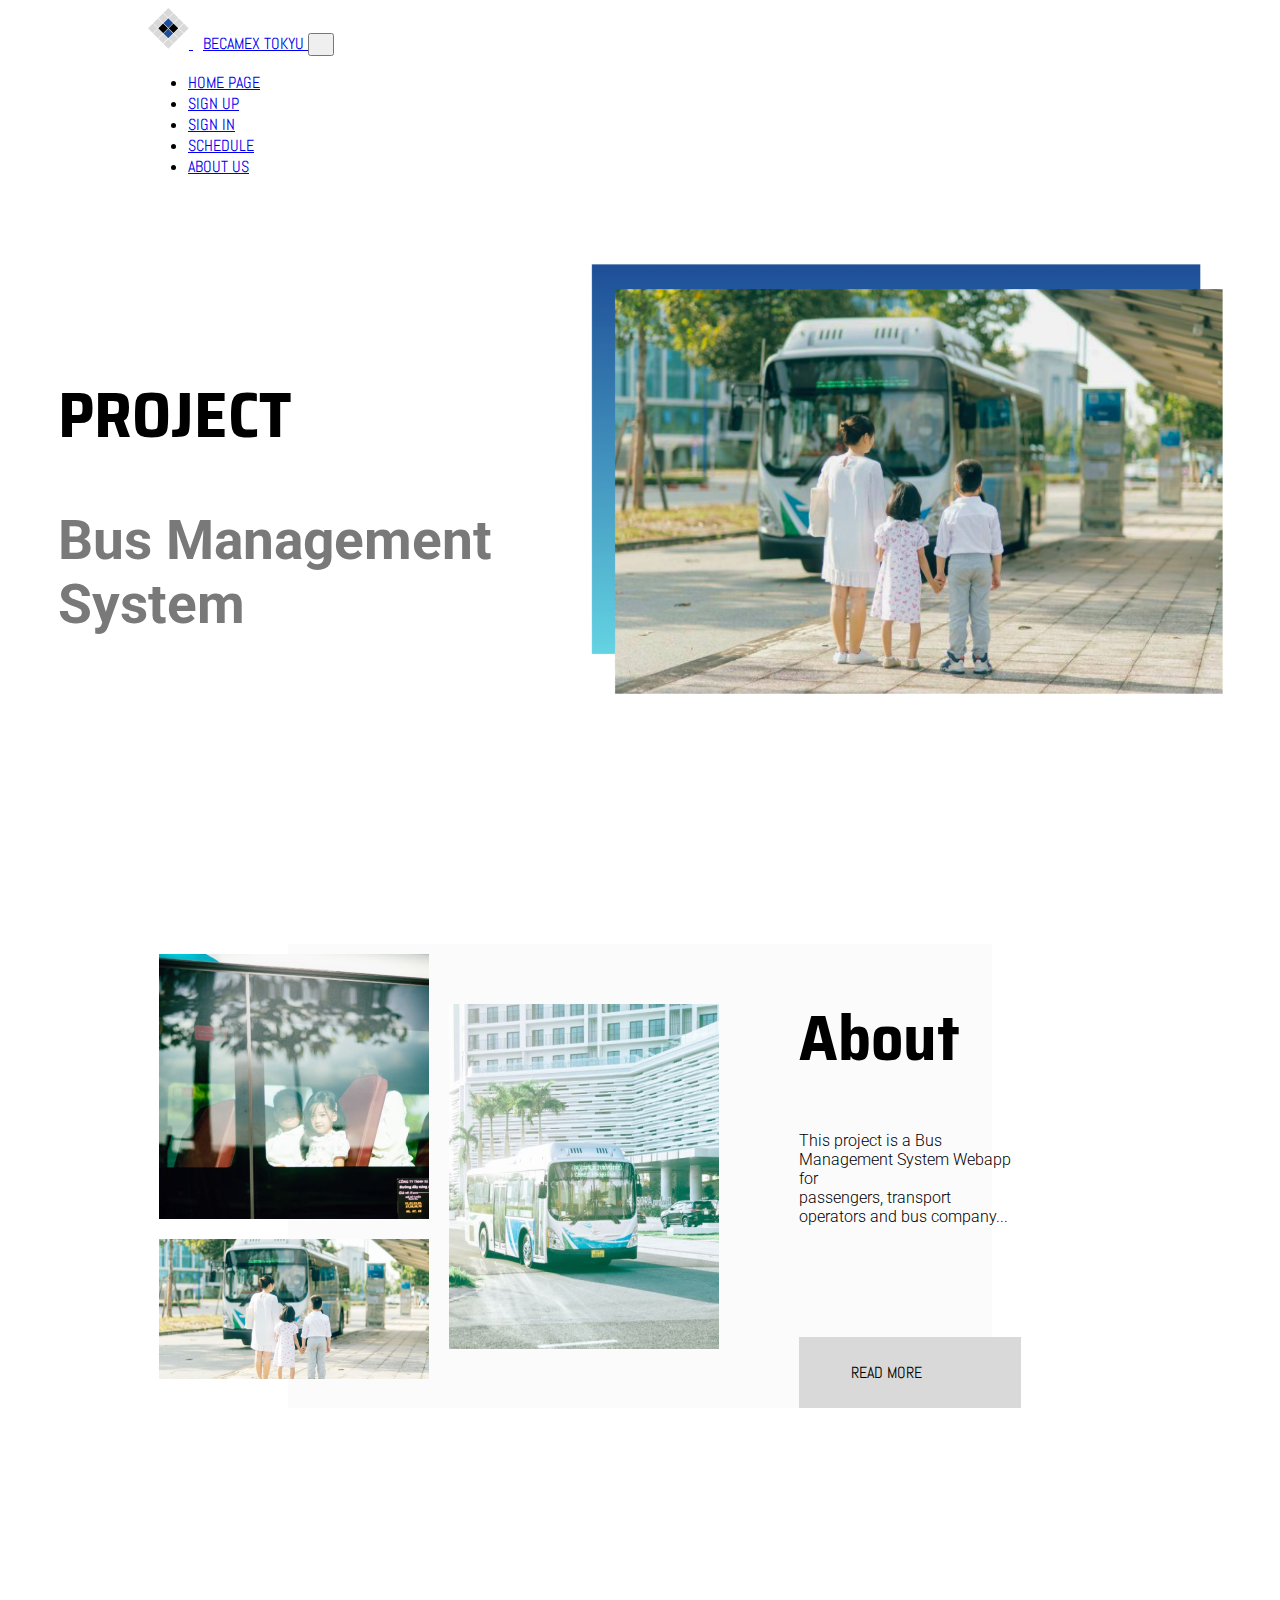
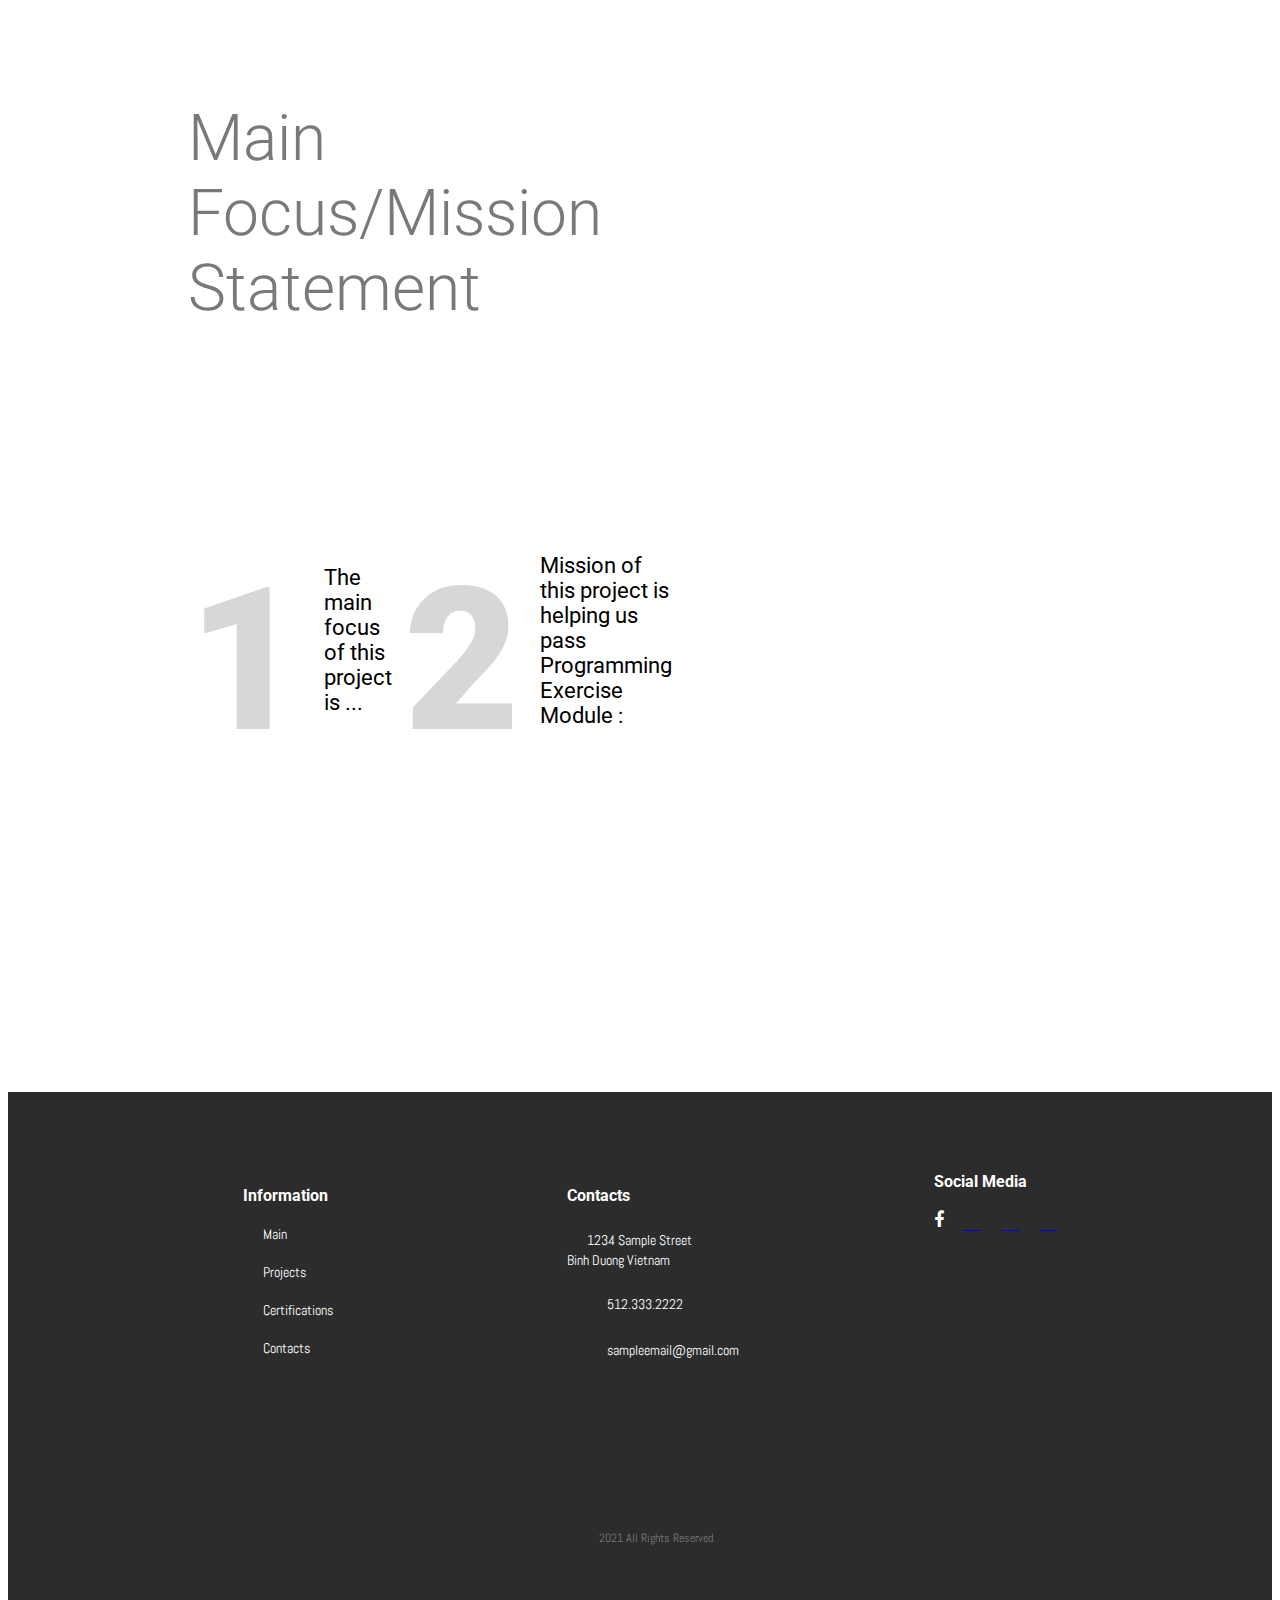
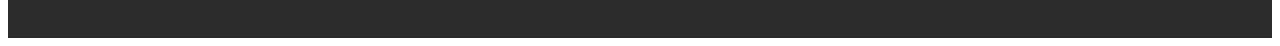
<file: img/LandingPage/index.html>
<!doctype html>
<html lang="en">
    <head>
        <title>Title</title>
        <!-- Required meta tags -->
        <meta charset="utf-8" />
        <meta
            name="viewport"
            content="width=device-width, initial-scale=1, shrink-to-fit=no"
        />

        <!-- Bootstrap CSS v5.2.1 -->
        <link
            href="https://cdn.jsdelivr.net/npm/bootstrap@5.3.2/dist/css/bootstrap.min.css"
            rel="stylesheet"
            integrity="sha384-T3c6CoIi6uLrA9TneNEoa7RxnatzjcDSCmG1MXxSR1GAsXEV/Dwwykc2MPK8M2HN"
            crossorigin="anonymous"
        />

        <!-- FontAwesome 6.2.0 CSS -->
        <link
            rel="stylesheet"
            href="https://cdnjs.cloudflare.com/ajax/libs/font-awesome/6.2.0/css/all.min.css"
            integrity="sha512-xh6O/CkQoPOWDdYTDqeRdPCVd1SpvCA9XXcUnZS2FmJNp1coAFzvtCN9BmamE+4aHK8yyUHUSCcJHgXloTyT2A=="
            crossorigin="anonymous"
            referrerpolicy="no-referrer"
        />
        
        <!--Facebook Icon-->
        <link rel="stylesheet" href="https://cdnjs.cloudflare.com/ajax/libs/font-awesome/4.7.0/css/font-awesome.min.css">

        <!-- Font Abel-->
        <link rel="preconnect" href="https://fonts.googleapis.com">
        <link rel="preconnect" href="https://fonts.gstatic.com" crossorigin>
        <link href="https://fonts.googleapis.com/css2?family=Abel&display=swap" rel="stylesheet">

        <!--Font Saire Semi-->
        <link rel="preconnect" href="https://fonts.googleapis.com">
        <link rel="preconnect" href="https://fonts.gstatic.com" crossorigin>
        <link href="https://fonts.googleapis.com/css2?family=Abel&family=Saira+Semi+Condensed:wght@100;200;300;400;500;600;700;800;900&display=swap" rel="stylesheet">
        
        <!--Font Roboto-->
        <link rel="preconnect" href="https://fonts.googleapis.com">
        <link rel="preconnect" href="https://fonts.gstatic.com" crossorigin>
        <link href="https://fonts.googleapis.com/css2?family=Abel&family=Roboto:ital,wght@0,100;0,300;0,400;0,500;0,700;0,900;1,100;1,300;1,400;1,500;1,700;1,900&family=Saira+Semi+Condensed:wght@100;200;300;400;500;600;700;800;900&display=swap" rel="stylesheet">

        <!--Font Open Sans-->
        <link rel="preconnect" href="https://fonts.googleapis.com">
        <link rel="preconnect" href="https://fonts.gstatic.com" crossorigin>
        <link href="https://fonts.googleapis.com/css2?family=Abel&family=Open+Sans:ital,wght@0,300..800;1,300..800&family=Roboto:ital,wght@0,100;0,300;0,400;0,500;0,700;0,900;1,100;1,300;1,400;1,500;1,700;1,900&family=Saira+Semi+Condensed:wght@100;200;300;400;500;600;700;800;900&display=swap" rel="stylesheet">

        <link rel="stylesheet" href="style.css">
    </head>

    <body>
        <!--header-->
        <header>
            <nav class="navbar navbar-expand-lg bg-white pe-5">
                <div class="container-fluid header">
                  <a class="navbar-brand justify-content-start" href="#">
                    <img src="./img/Becamex icon with no background.png">
                    <span class="fs-5">BECAMEX TOKYU</span>
                  </a>
                  <button class="navbar-toggler" type="button" data-bs-toggle="collapse" data-bs-target="#navbarNav" aria-controls="navbarNav" aria-expanded="false" aria-label="Toggle navigation">
                    <span class="navbar-toggler-icon"></span>
                  </button>
                  <div class="collapse navbar-collapse justify-content-end nav_bar" id="navbarNav">
                    <ul class="navbar-nav fs-5">
                      <li class="nav-item">
                        <a class="nav-link active" aria-current="page" href="#">HOME PAGE</a>
                      </li>
                      <li class="nav-item">
                        <a class="nav-link" href="#">SIGN UP</a>
                      </li>
                      <li class="nav-item">
                        <a class="nav-link" href="#">SIGN IN</a>
                      </li>
                      <li class="nav-item">
                        <a class="nav-link" href="#">SCHEDULE</a>
                      </li>
                      <li class="nav-item">
                        <a class="nav-link" href="#">ABOUT US</a>
                      </li>
                    </ul>
                  </div>
                </div>
              </nav>
        </header>
        <!--Carousel-->
        <section class="carousel">
            <div class="carousel_content">
                <h1>PROJECT </h1>
                <span>Bus Management <br> System</span> 
            </div>
            <img src="./img/carousel.png"> 
        </section>
        <!--About-->
        <section class="about">
            <div class="about_content">
                <div class="about_img">
                    <div class="about_item1">
                        <img src="./img/image 2.png">
                        <img src="./img/image 4.png">
                    </div>
                    <div class="about_item2">
                        <img src="./img/image 3.png">
                    </div>
                </div>
                <div class="about_text">
                    <h1>About</h1>
                    <p>This project is a Bus Management System Webapp for <br> passengers, transport operators and bus company...
                        <br><br><br><br><br><br>
                    </p>
                    <button>
                        <span>READ MORE</span>
                        <i class="fa-solid fa-arrow-right-long"></i>
                    </button>
                </div>
            </div>
        </section>
        
        <!--Mission-->
        <section class="mission">
            <h1 class="mission_header">
                Main Focus/Mission Statement
            </h1>
            <div class="mission_content">
                <div class="mission_item">
                    <h1>1</h1>
                    <p>The main focus of this <br> project is ...</p>
                </div>
                <div class="mission_item">
                    <h1>2</h1>
                    <p>Mission of this project is <br> helping us pass Programming <br> Exercise Module :</p>
                </div>
            </div>
        </section>


       <div class="footer">
            <div class="footer_info">
                <ul> <span>Information</span>
                    <li><a href="#">Main</a></li>
                    <li><a href="#">Projects</a></li>
                    <li><a href="#">Certifications</a></li>
                    <li><a href="#">Contacts</a></li>
                </ul>
                <ul> <span>Contacts</span>
                    <li><i class="fa-solid fa-location-dot"></i><a href="#"> 1234 Sample Street <br>
                        Binh Duong Vietnam</a></li>
                    <li><i class="fa-solid fa-phone"></i><a href="#">512.333.2222</a></li>
                    <li><i class="fa-regular fa-envelope"></i><a href="#">sampleemail@gmail.com</a></li>
                </ul>
                <div class="social_media">
                    <span>Social Media</span>
                    <div class="social_item">
                        <a href="#"><i class="fa fa-facebook-f"></i></a>
                        <a href="#"><i class="fa-brands fa-twitter"></i></a>
                        <a href="#"><i class="fa-brands fa-linkedin"></i></a>
                        <a href="#"><i class="fa-brands fa-pinterest-p"></i></a>
                    </div>
                </div>
            </div>
        <div class="footer_watermark">
            <i class="fa-regular fa-copyright"></i>
            <p>2021 All Rights Reserved</p>
        </div>
       </div>


        <!-- Bootstrap JavaScript Libraries -->
        <script
            src="https://cdn.jsdelivr.net/npm/@popperjs/core@2.11.8/dist/umd/popper.min.js"
            integrity="sha384-I7E8VVD/ismYTF4hNIPjVp/Zjvgyol6VFvRkX/vR+Vc4jQkC+hVqc2pM8ODewa9r"
            crossorigin="anonymous"
        ></script>

        <script
            src="https://cdn.jsdelivr.net/npm/bootstrap@5.3.2/dist/js/bootstrap.min.js"
            integrity="sha384-BBtl+eGJRgqQAUMxJ7pMwbEyER4l1g+O15P+16Ep7Q9Q+zqX6gSbd85u4mG4QzX+"
            crossorigin="anonymous"
        ></script>
    </body>

    
</html>
</file>
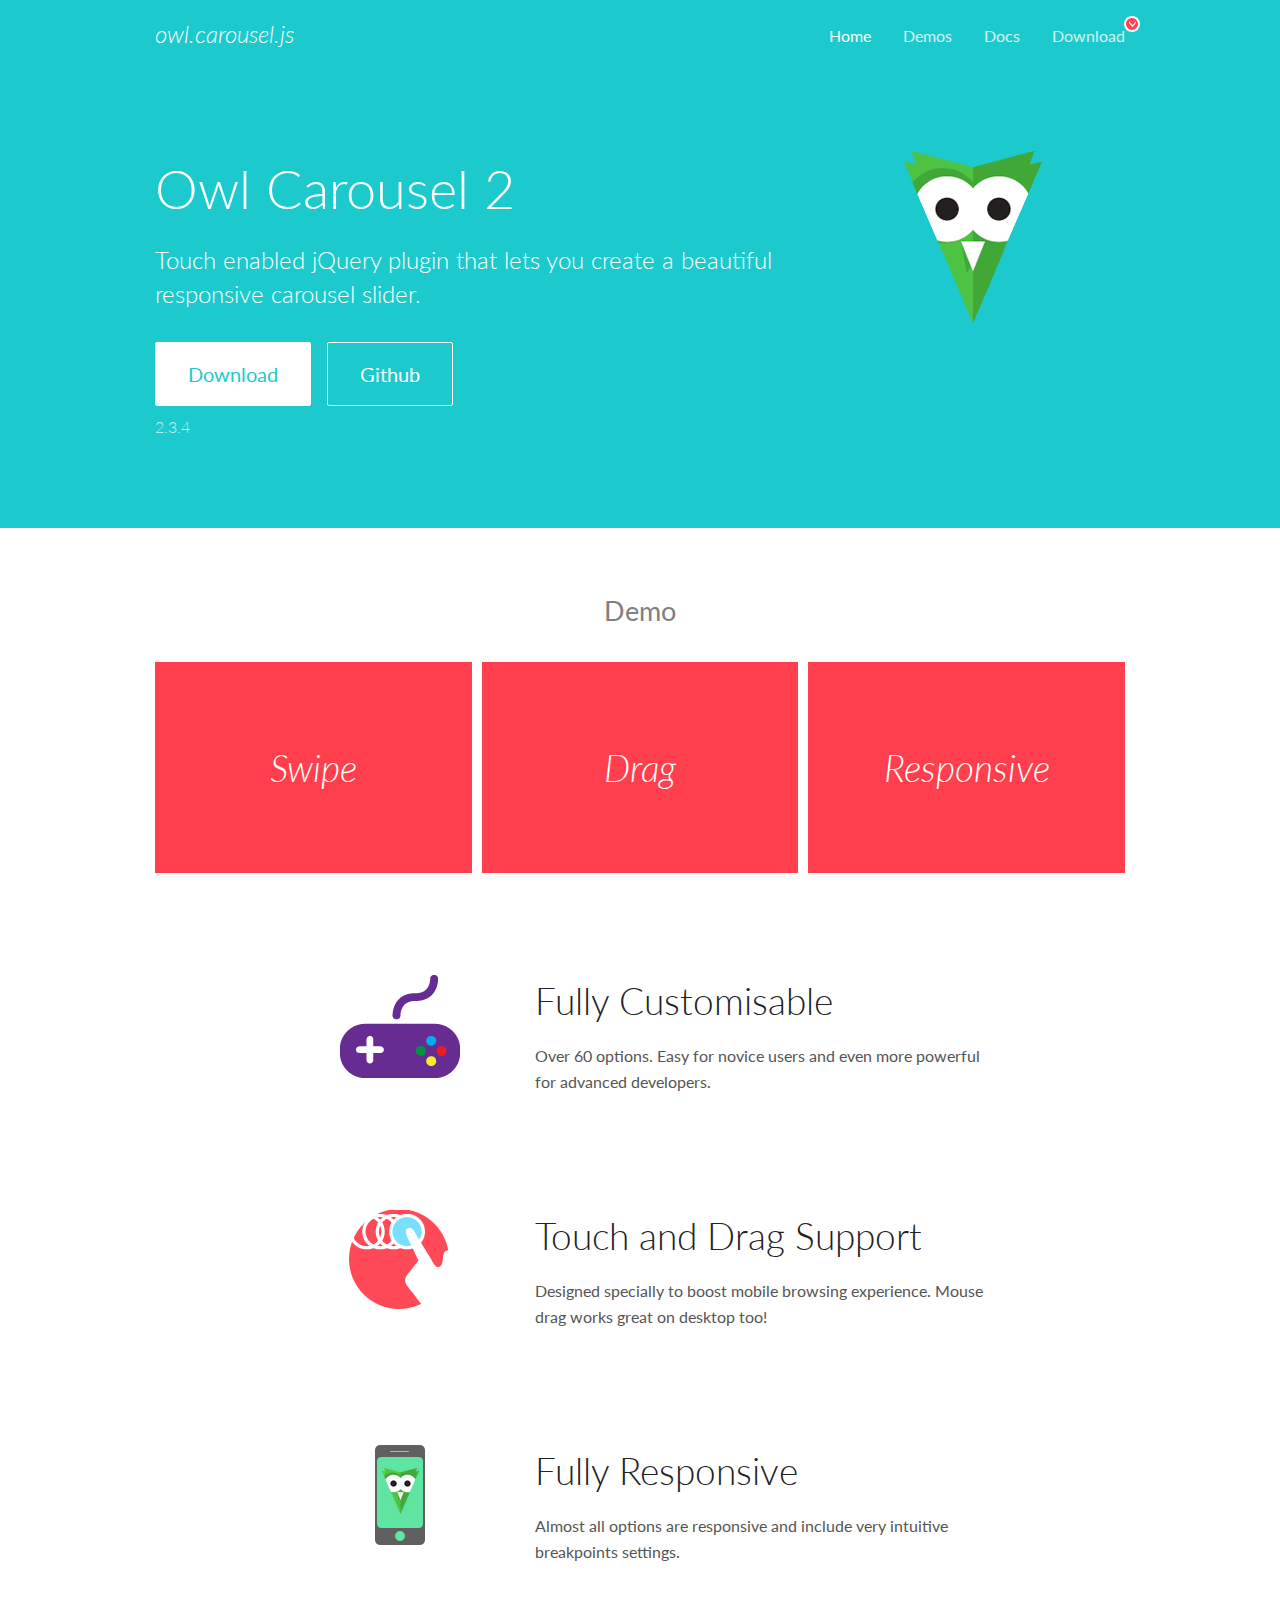
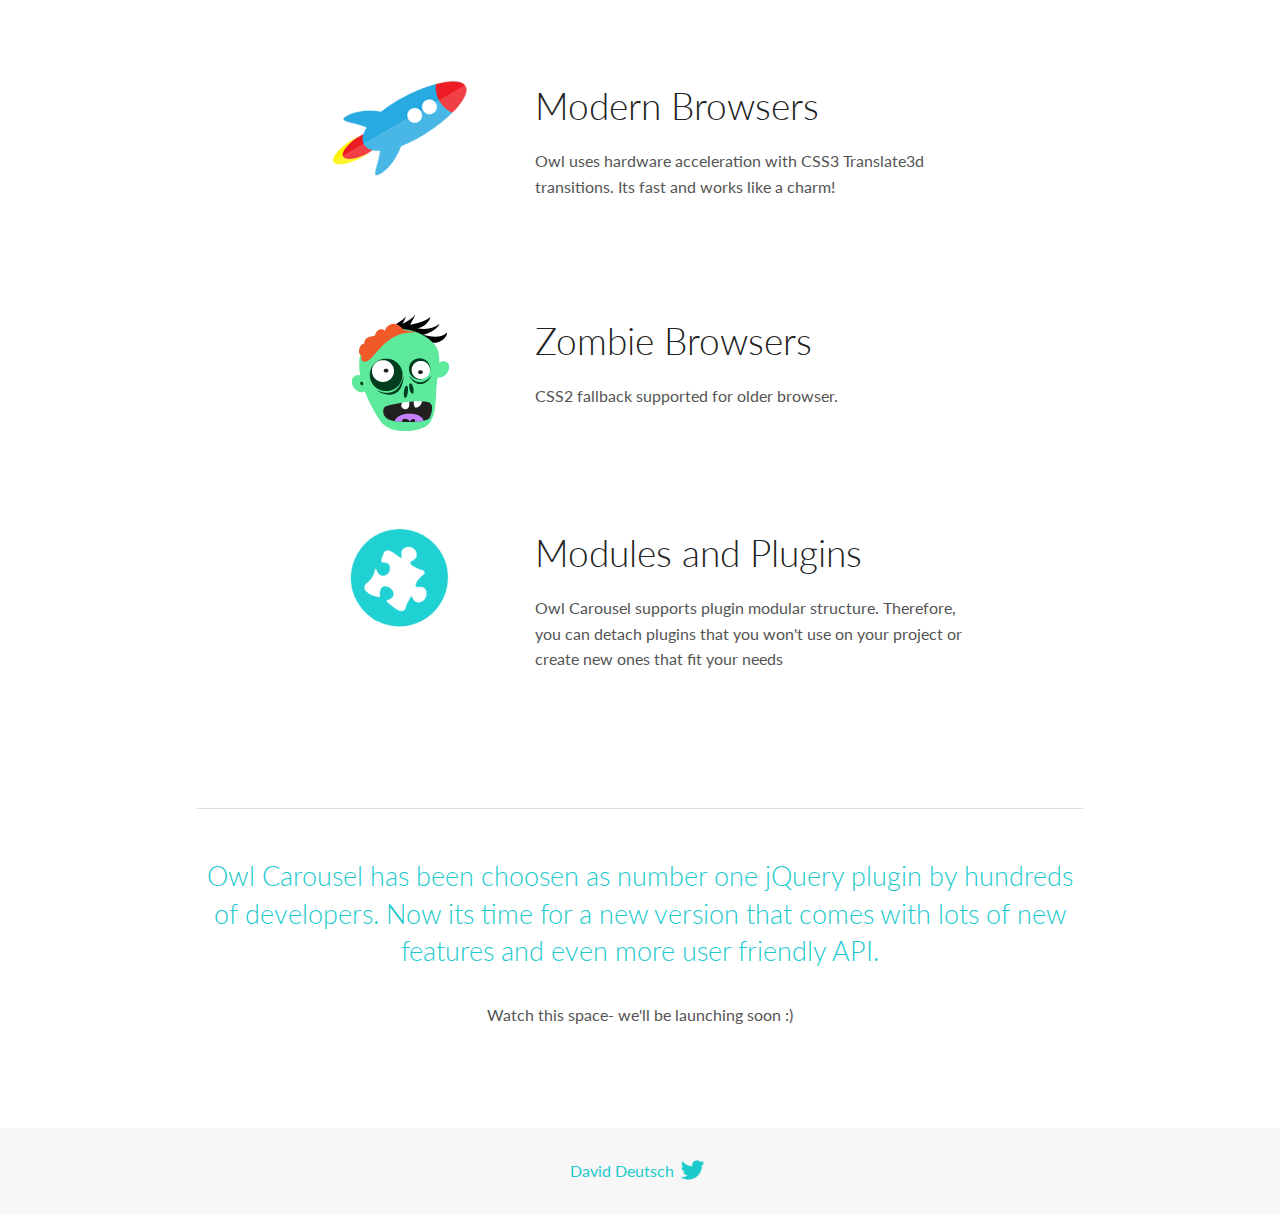
<file: js/OwlCarousel/docs/index.html>
<!DOCTYPE html>
<html lang="en">
  <head>

    <!-- head -->
    <meta charset="utf-8">
    <meta name="msapplication-tap-highlight" content="no" />
    <meta name="viewport" content="width=device-width, initial-scale=1.0" />
    <meta name="description" content="Touch enabled jQuery plugin that lets you create beautiful responsive carousel slider.">
    <meta name="author" content="David Deutsch">
    <title>
      Home | Owl Carousel | 2.3.4
    </title>

    <!-- Stylesheets -->
    <link href='https://fonts.googleapis.com/css?family=Lato:300,400,700,400italic,300italic' rel='stylesheet' type='text/css'>
    <link rel="stylesheet" href="assets/css/docs.theme.min.css">

    <!-- Owl Stylesheets -->
    <link rel="stylesheet" href="assets/owlcarousel/assets/owl.carousel.min.css">
    <link rel="stylesheet" href="assets/owlcarousel/assets/owl.theme.default.min.css">

    <!-- HTML5 shim and Respond.js IE8 support of HTML5 elements and media queries -->

    <!--[if lt IE 9]>
      <script src="https://oss.maxcdn.com/libs/html5shiv/3.7.0/html5shiv.js"></script>
      <script src="https://oss.maxcdn.com/libs/respond.js/1.3.0/respond.min.js"></script>
    <![endif]-->

    <!-- Favicons -->
    <link rel="apple-touch-icon-precomposed" sizes="144x144" href="assets/ico/apple-touch-icon-144-precomposed.png">
    <link rel="shortcut icon" href="assets/ico/favicon.png">
    <link rel="shortcut icon" href="favicon.ico">

    <!-- Yeah i know js should not be in header. Its required for demos.-->

    <!-- javascript -->
    <script src="assets/vendors/jquery.min.js"></script>
    <script src="assets/owlcarousel/owl.carousel.js"></script>
  </head>
  <body>

    <!-- header -->
    <header class="header">
      <div class="row">
        <div class="large-12 columns">
          <div class="brand left">
            <h3>
              <a href="/OwlCarousel2/">owl.carousel.js</a> 
            </h3>
          </div>
          <a id="toggle-nav" class="right">
            <span></span> <span></span> <span></span> 
          </a> 
          <div class="nav-bar">
            <ul class="clearfix">
              <li class="active">
                <a href="/OwlCarousel2/index.html">Home</a> 
              </li>
              <li> <a href="/OwlCarousel2/demos/demos.html">Demos</a>  </li>
              <li> <a href="/OwlCarousel2/docs/started-welcome.html">Docs</a>  </li>
              <li>
                <a href="https://github.com/OwlCarousel2/OwlCarousel2/archive/2.3.4.zip">Download</a> 
                <span class="download"></span> 
              </li>
            </ul>
          </div>
        </div>
      </div>
    </header>

    <!-- home panel -->
    <section id="hero">
      <div class="row">
        <div class="large-8 medium-8 columns">
          <h1>Owl Carousel 2</h1>
          <h4>Touch enabled jQuery plugin that lets you create a beautiful responsive carousel slider.</h4>
          <a href="https://github.com/OwlCarousel2/OwlCarousel2/archive/2.3.4.zip" class="hero-button">Download</a> 
          <a href="https://github.com/OwlCarousel2/OwlCarousel2" class="hero-button outline">Github</a> 
          <p>2.3.4</p>
        </div>
        <div class="large-4 medium-4 columns">
          <img class="owl-logo" src="assets/img/owl-logo.png" alt="mr. Owl">
        </div>
      </div>
    </section>

    <!-- body -->
    <div class="home-demo">
      <div class="row">
        <div class="large-12 columns">
          <h3>Demo</h3>
          <div class="owl-carousel">
            <div class="item">
              <h2>Swipe</h2>
            </div>
            <div class="item">
              <h2>Drag</h2>
            </div>
            <div class="item">
              <h2>Responsive</h2>
            </div>
            <div class="item">
              <h2>CSS3</h2>
            </div>
            <div class="item">
              <h2>Fast</h2>
            </div>
            <div class="item">
              <h2>Easy</h2>
            </div>
            <div class="item">
              <h2>Free</h2>
            </div>
            <div class="item">
              <h2>Upgradable</h2>
            </div>
            <div class="item">
              <h2>Tons of options</h2>
            </div>
            <div class="item">
              <h2>Infinity</h2>
            </div>
            <div class="item">
              <h2>Auto Width</h2>
            </div>
          </div>
        </div>
      </div>
    </div>
    <script>
      var owl = $('.owl-carousel');
      owl.owlCarousel({
        margin: 10,
        loop: true,
        responsive: {
          0: {
            items: 1
          },
          600: {
            items: 2
          },
          1000: {
            items: 3
          }
        }
      })
    </script>

    <!-- features -->
    <div id="features">
      <div class="row">
        <div class="small-12 medium-9 small-centered columns">
          <section class="row feature">
            <div class="medium-4 small-12 columns">
              <img src="assets/img/feature-options.png" alt="">
            </div>
            <div class="medium-8 small-12 columns">
              <h2>Fully Customisable</h2>
              <p>Over 60 options. Easy for novice users and even more powerful for advanced developers.</p>
            </div>
          </section>
          <section class="row feature">
            <div class="medium-4 small-12 columns">
              <img src="assets/img/feature-drag.png" alt="">
            </div>
            <div class="medium-8 small-12 columns">
              <h2>Touch and Drag Support</h2>
              <p>Designed specially to boost mobile browsing experience. Mouse drag works great on desktop too!</p>
            </div>
          </section>
          <section class="row feature">
            <div class="medium-4 small-12 columns">
              <img src="assets/img/feature-responsive.png" alt="">
            </div>
            <div class="medium-8 small-12 columns">
              <h2>Fully Responsive</h2>
              <p>Almost all options are responsive and include very intuitive breakpoints settings.</p>
            </div>
          </section>
          <section class="row feature">
            <div class="medium-4 small-12 columns">
              <img src="assets/img/feature-modern.png" alt="">
            </div>
            <div class="medium-8 small-12 columns">
              <h2>Modern Browsers</h2>
              <p>Owl uses hardware acceleration with CSS3 Translate3d transitions. Its fast and works like a charm! </p>
            </div>
          </section>
          <section class="row feature">
            <div class="medium-4 small-12 columns">
              <img src="assets/img/feature-zombie.png" alt="">
            </div>
            <div class="medium-8 small-12 columns">
              <h2>Zombie Browsers</h2>
              <p>CSS2 fallback supported for older browser.</p>
            </div>
          </section>
          <section class="row feature">
            <div class="medium-4 small-12 columns">
              <img src="assets/img/feature-module.png" alt="">
            </div>
            <div class="medium-8 small-12 columns">
              <h2>Modules and Plugins</h2>
              <p>Owl Carousel supports plugin modular structure. Therefore, you can detach plugins that you won&#x27;t use on your project or create new ones that fit your needs</p>
            </div>
          </section>
        </div>
      </div>
    </div>

    <!-- footer -->
    <section id="teaser-text">
      <div class="row">
        <div class="small-12 medium-11 small-centered columns">
          <hr>
          <h3 id="owl-carousel-has-been-choosen-as-number-one-jquery-plugin-by-hundreds-of-developers-now-its-time-for-a-new-version-that-comes-with-lots-of-new-features-and-even-more-user-friendly-api-">Owl Carousel has been choosen as number one jQuery plugin by hundreds of developers. Now its time for a new version that comes with lots of new features and even more user friendly API.</h3>
          <p>Watch this space- we&#39;ll be launching soon :)</p>
        </div>
      </div>
    </section>

    <!-- footer -->
    <footer class="footer">
      <div class="row">
        <div class="large-12 columns">
          <h5>
            <a href="/OwlCarousel2/docs/support-contact.html">David Deutsch</a> 
            <a id="custom-tweet-button" href="https://twitter.com/share?url=https://github.com/OwlCarousel2/OwlCarousel2&text=Owl Carousel - This is so awesome! " target="_blank"></a> 
          </h5>
        </div>
      </div>
    </footer>

    <!-- vendors -->
    <script src="assets/vendors/highlight.js"></script>
    <script src="assets/js/app.js"></script>
  </body>
</html>
</file>
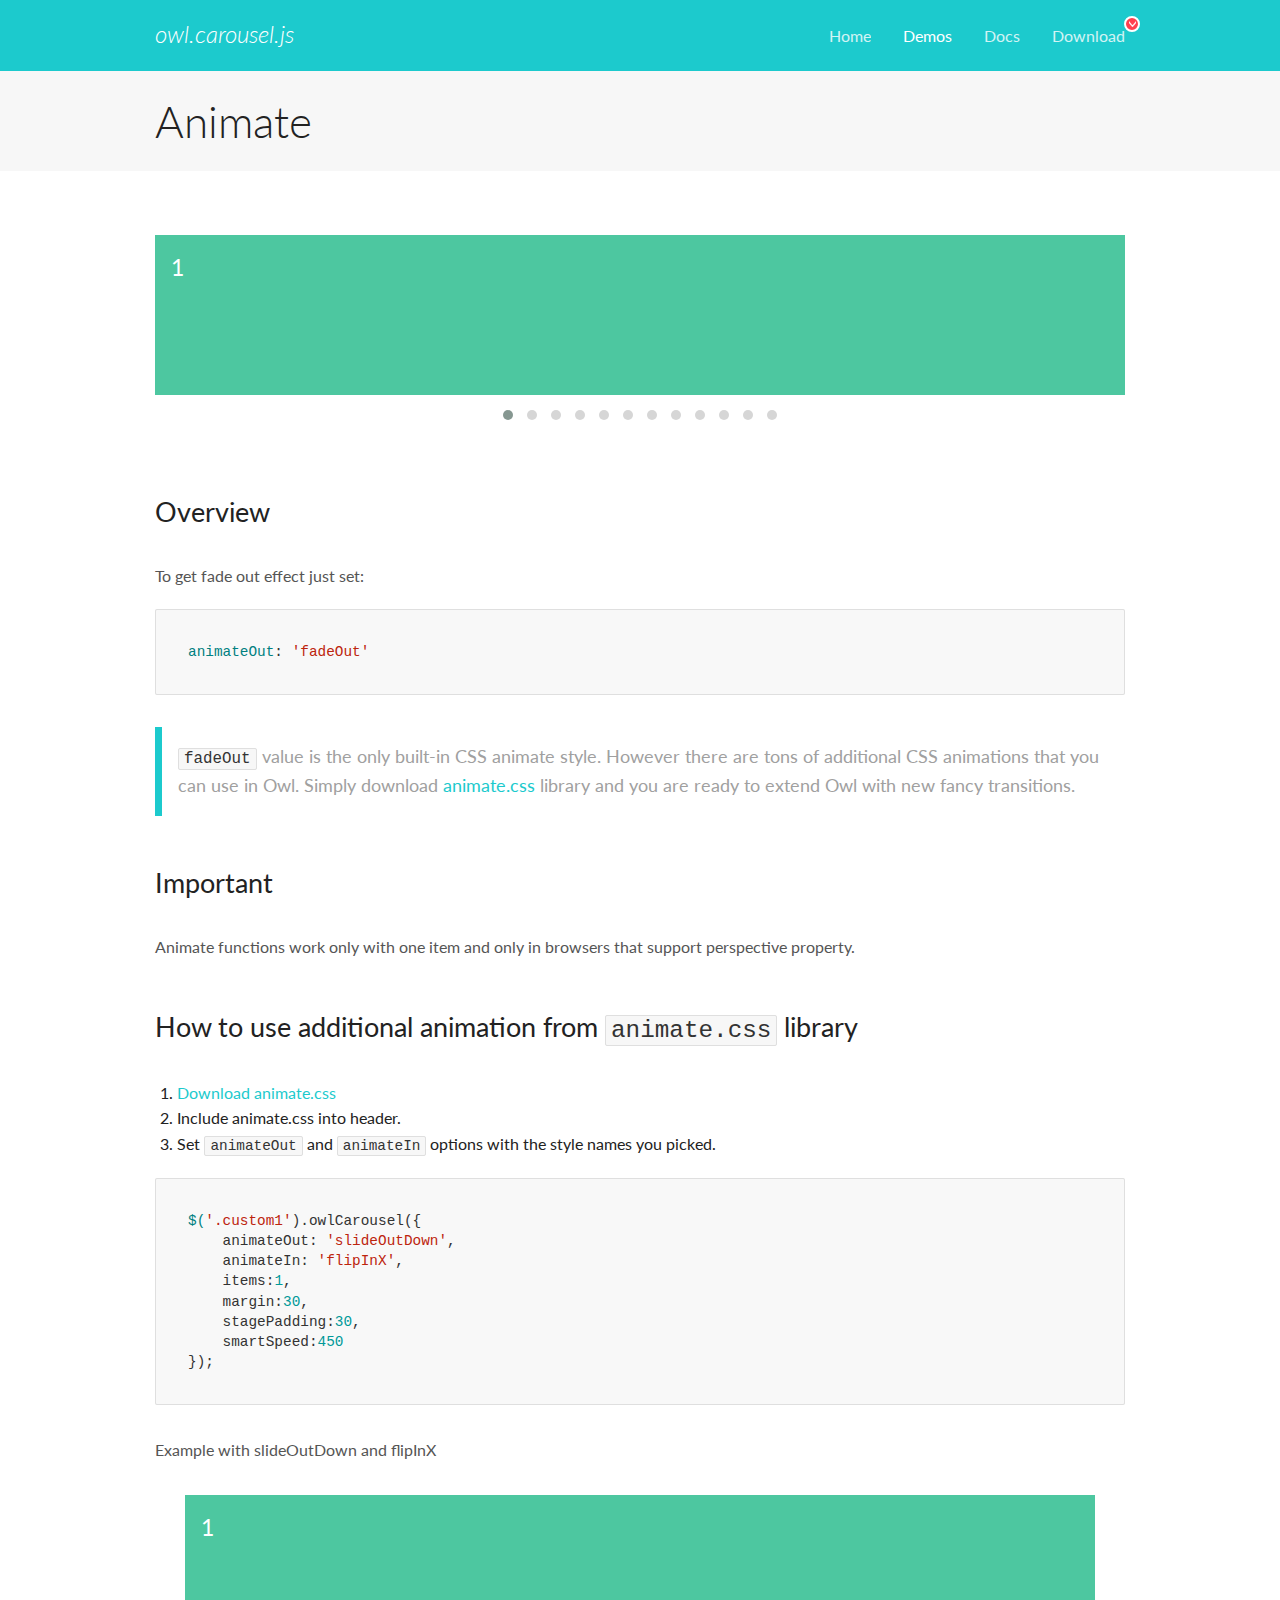
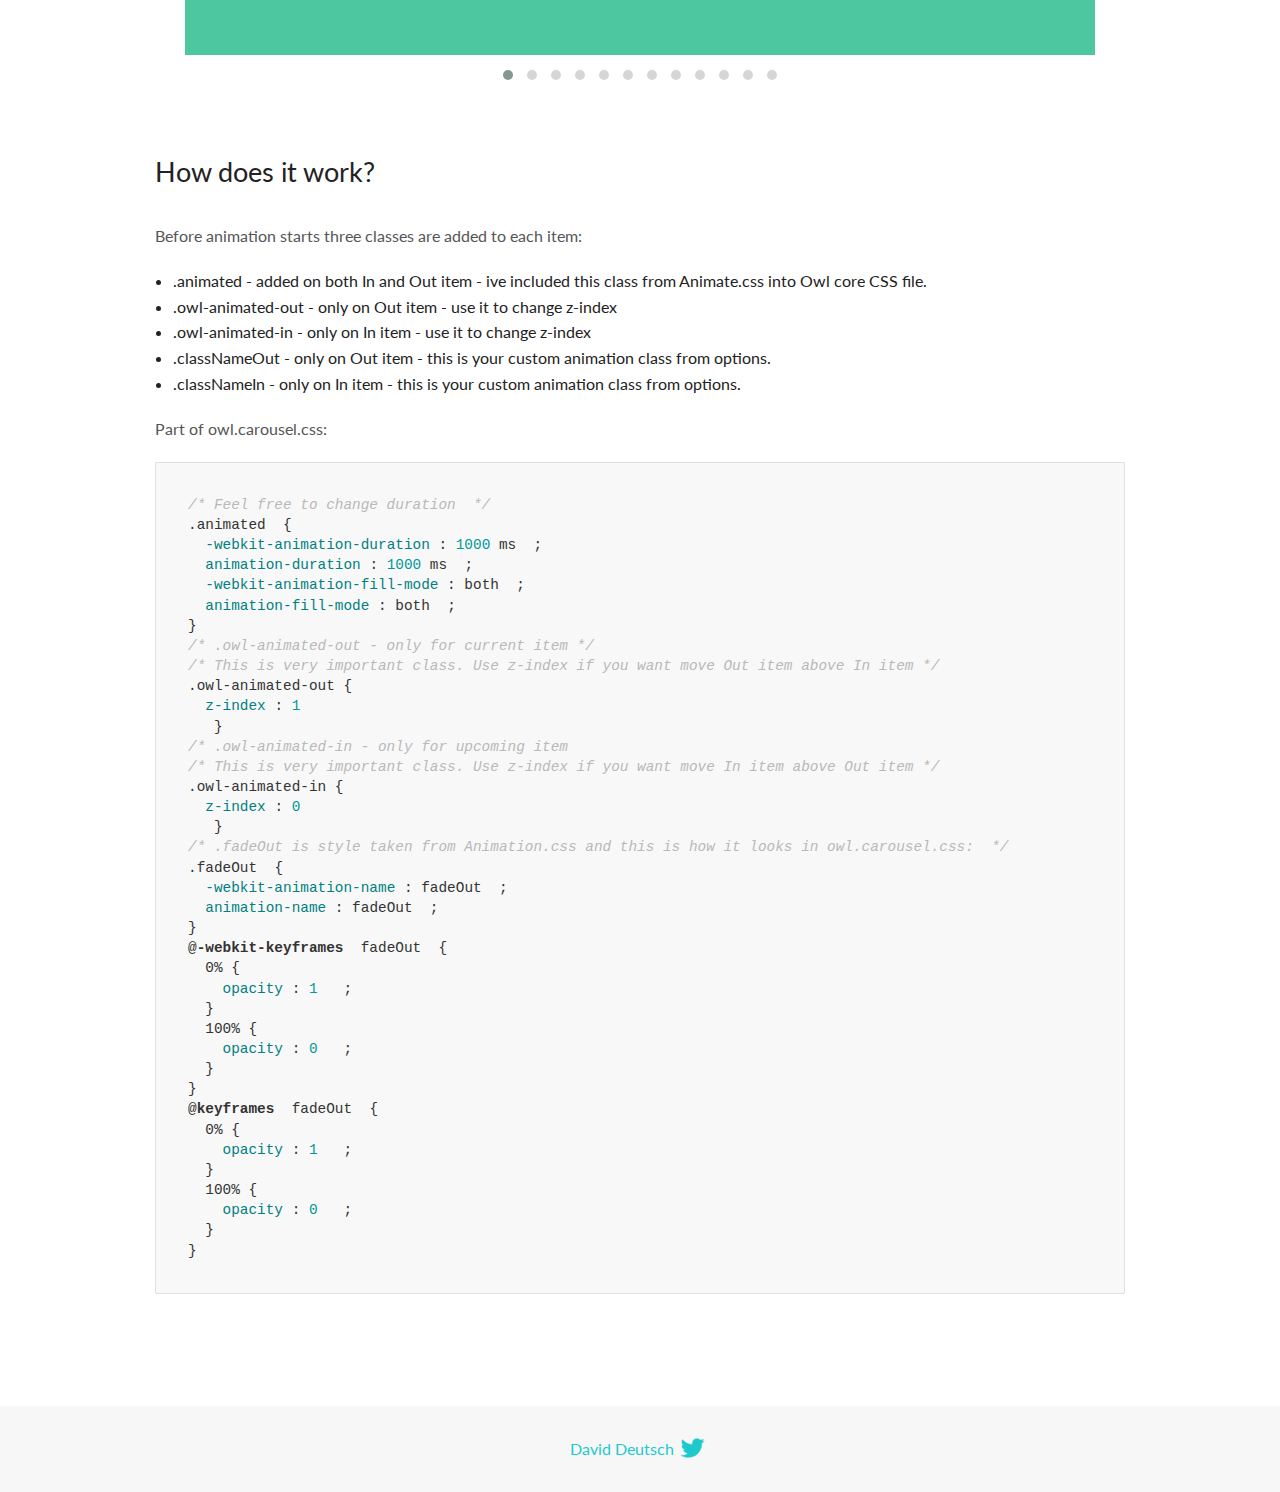
<file: js/OwlCarousel/docs/demos/animate.html>
<!DOCTYPE html>
<html lang="en">
  <head>

    <!-- head -->
    <meta charset="utf-8">
    <meta name="msapplication-tap-highlight" content="no" />
    <meta name="viewport" content="width=device-width, initial-scale=1.0" />
    <meta name="description" content="Animate carousel">
    <meta name="author" content="David Deutsch">
    <title>
      Animate Demo | Owl Carousel | 2.3.4
    </title>

    <!-- Stylesheets -->
    <link href='https://fonts.googleapis.com/css?family=Lato:300,400,700,400italic,300italic' rel='stylesheet' type='text/css'>
    <link rel="stylesheet" href="../assets/css/docs.theme.min.css">

    <!-- Owl Stylesheets -->
    <link rel="stylesheet" href="../assets/owlcarousel/assets/owl.carousel.min.css">
    <link rel="stylesheet" href="../assets/owlcarousel/assets/owl.theme.default.min.css">

    <!-- HTML5 shim and Respond.js IE8 support of HTML5 elements and media queries -->

    <!--[if lt IE 9]>
      <script src="https://oss.maxcdn.com/libs/html5shiv/3.7.0/html5shiv.js"></script>
      <script src="https://oss.maxcdn.com/libs/respond.js/1.3.0/respond.min.js"></script>
    <![endif]-->

    <!-- Favicons -->
    <link rel="apple-touch-icon-precomposed" sizes="144x144" href="../assets/ico/apple-touch-icon-144-precomposed.png">
    <link rel="shortcut icon" href="../assets/ico/favicon.png">
    <link rel="shortcut icon" href="favicon.ico">

    <!-- Yeah i know js should not be in header. Its required for demos.-->

    <!-- javascript -->
    <script src="../assets/vendors/jquery.min.js"></script>
    <script src="../assets/owlcarousel/owl.carousel.js"></script>
  </head>
  <body>

    <!-- header -->
    <header class="header">
      <div class="row">
        <div class="large-12 columns">
          <div class="brand left">
            <h3>
              <a href="/OwlCarousel2/">owl.carousel.js</a> 
            </h3>
          </div>
          <a id="toggle-nav" class="right">
            <span></span> <span></span> <span></span> 
          </a> 
          <div class="nav-bar">
            <ul class="clearfix">
              <li> <a href="/OwlCarousel2/index.html">Home</a>  </li>
              <li class="active">
                <a href="/OwlCarousel2/demos/demos.html">Demos</a> 
              </li>
              <li> <a href="/OwlCarousel2/docs/started-welcome.html">Docs</a>  </li>
              <li>
                <a href="https://github.com/OwlCarousel2/OwlCarousel2/archive/2.3.4.zip">Download</a> 
                <span class="download"></span> 
              </li>
            </ul>
          </div>
        </div>
      </div>
    </header>

    <!-- title -->
    <section class="title">
      <div class="row">
        <div class="large-12 columns">
          <h1>Animate</h1>
        </div>
      </div>
    </section>

    <!--  Demos -->
    <section id="demos">
      <div class="row">
        <div class="large-12 columns">
          <div class="fadeOut owl-carousel owl-theme">
            <div class="item">
              <h4>1</h4>
            </div>
            <div class="item">
              <h4>2</h4>
            </div>
            <div class="item">
              <h4>3</h4>
            </div>
            <div class="item">
              <h4>4</h4>
            </div>
            <div class="item">
              <h4>5</h4>
            </div>
            <div class="item">
              <h4>6</h4>
            </div>
            <div class="item">
              <h4>7</h4>
            </div>
            <div class="item">
              <h4>8</h4>
            </div>
            <div class="item">
              <h4>9</h4>
            </div>
            <div class="item">
              <h4>10</h4>
            </div>
            <div class="item">
              <h4>11</h4>
            </div>
            <div class="item">
              <h4>12</h4>
            </div>
          </div>
          <h3 id="overview">Overview</h3>
          <p>To get fade out effect just set:</p>
          <pre><code>animateOut: &#39;fadeOut&#39;</code></pre>
          <blockquote>
            <p><code>fadeOut</code> value is the only built-in CSS animate style. However there are tons of additional CSS animations that you can use in Owl. Simply download
              <a href="https://daneden.github.io/animate.css/">animate.css</a>  library and you are ready to extend Owl with new fancy transitions.</p>
          </blockquote>
          <h3 id="important">Important</h3>
          <p>Animate functions work only with one item and only in browsers that support perspective property.</p>
          <h3 id="how-to-use-additional-animation-from-animate-css-library">How to use additional animation from <code>animate.css</code> library</h3>
          <ol>
            <li> <a href="https://daneden.github.io/animate.css/">Download animate.css</a>  </li>
            <li>Include animate.css into header.</li>
            <li>Set <code>animateOut</code> and <code>animateIn</code> options with the style names you picked.</li>
          </ol>
          <pre><code>$(&#39;.custom1&#39;).owlCarousel({
    animateOut: &#39;slideOutDown&#39;,
    animateIn: &#39;flipInX&#39;,
    items:1,
    margin:30,
    stagePadding:30,
    smartSpeed:450
});</code></pre>
          <p>Example with slideOutDown and flipInX</p>
          <div class="custom1 owl-carousel owl-theme">
            <div class="item">
              <h4>1</h4>
            </div>
            <div class="item">
              <h4>2</h4>
            </div>
            <div class="item">
              <h4>3</h4>
            </div>
            <div class="item">
              <h4>4</h4>
            </div>
            <div class="item">
              <h4>5</h4>
            </div>
            <div class="item">
              <h4>6</h4>
            </div>
            <div class="item">
              <h4>7</h4>
            </div>
            <div class="item">
              <h4>8</h4>
            </div>
            <div class="item">
              <h4>9</h4>
            </div>
            <div class="item">
              <h4>10</h4>
            </div>
            <div class="item">
              <h4>11</h4>
            </div>
            <div class="item">
              <h4>12</h4>
            </div>
          </div>
          <h3 id="how-does-it-work-">How does it work?</h3>
          <p>Before animation starts three classes are added to each item:</p>
          <ul>
            <li>.animated - added on both In and Out item - ive included this class from Animate.css into Owl core CSS file.</li>
            <li>.owl-animated-out - only on Out item - use it to change z-index</li>
            <li>.owl-animated-in - only on In item - use it to change z-index</li>
            <li>.classNameOut - only on Out item - this is your custom animation class from options.</li>
            <li>.classNameIn - only on In item - this is your custom animation class from options.</li>
          </ul>
          <p>Part of owl.carousel.css:</p>
          <pre><code class="language-css"><span class="comment">/* Feel free to change duration  */</span> 
<span class="class">.animated</span>  <span class="rules">{
  <span class="rule"><span class="attribute">-webkit-animation-duration</span> :<span class="value"> <span class="number">1000</span> ms</span> </span> ;
  <span class="rule"><span class="attribute">animation-duration</span> :<span class="value"> <span class="number">1000</span> ms</span> </span> ;
  <span class="rule"><span class="attribute">-webkit-animation-fill-mode</span> :<span class="value"> both</span> </span> ;
  <span class="rule"><span class="attribute">animation-fill-mode</span> :<span class="value"> both</span> </span> ;
<span class="rule">}</span> </span> 
<span class="comment">/* .owl-animated-out - only for current item */</span> 
<span class="comment">/* This is very important class. Use z-index if you want move Out item above In item */</span> 
<span class="class">.owl-animated-out</span> <span class="rules">{
  <span class="rule"><span class="attribute">z-index</span> :<span class="value"> <span class="number">1</span> 
</span> </span> </span> }
<span class="comment">/* .owl-animated-in - only for upcoming item
/* This is very important class. Use z-index if you want move In item above Out item */</span> 
<span class="class">.owl-animated-in</span> <span class="rules">{
  <span class="rule"><span class="attribute">z-index</span> :<span class="value"> <span class="number">0</span> 
</span> </span> </span> }
<span class="comment">/* .fadeOut is style taken from Animation.css and this is how it looks in owl.carousel.css:  */</span> 
<span class="class">.fadeOut</span>  <span class="rules">{
  <span class="rule"><span class="attribute">-webkit-animation-name</span> :<span class="value"> fadeOut</span> </span> ;
  <span class="rule"><span class="attribute">animation-name</span> :<span class="value"> fadeOut</span> </span> ;
<span class="rule">}</span> </span> 
<span class="at_rule">@<span class="keyword">-webkit-keyframes</span>  fadeOut </span> {
  0% <span class="rules">{
    <span class="rule"><span class="attribute">opacity</span> :<span class="value"> <span class="number">1</span> </span> </span> ;
  <span class="rule">}</span> </span> 
  100% <span class="rules">{
    <span class="rule"><span class="attribute">opacity</span> :<span class="value"> <span class="number">0</span> </span> </span> ;
  <span class="rule">}</span> </span> 
}
<span class="at_rule">@<span class="keyword">keyframes</span>  fadeOut </span> {
  0% <span class="rules">{
    <span class="rule"><span class="attribute">opacity</span> :<span class="value"> <span class="number">1</span> </span> </span> ;
  <span class="rule">}</span> </span> 
  100% <span class="rules">{
    <span class="rule"><span class="attribute">opacity</span> :<span class="value"> <span class="number">0</span> </span> </span> ;
  <span class="rule">}</span> </span> 
}</code></pre>
          <link rel="stylesheet" href="../assets/css/animate.css">
          <script>
            jQuery(document).ready(function($) {
              $('.fadeOut').owlCarousel({
                items: 1,
                animateOut: 'fadeOut',
                loop: true,
                margin: 10,
              });
              $('.custom1').owlCarousel({
                animateOut: 'slideOutDown',
                animateIn: 'flipInX',
                items: 1,
                margin: 30,
                stagePadding: 30,
                smartSpeed: 450
              });
            });
          </script>
        </div>
      </div>
    </section>

    <!-- footer -->
    <footer class="footer">
      <div class="row">
        <div class="large-12 columns">
          <h5>
            <a href="/OwlCarousel2/docs/support-contact.html">David Deutsch</a> 
            <a id="custom-tweet-button" href="https://twitter.com/share?url=https://github.com/OwlCarousel2/OwlCarousel2&text=Owl Carousel - This is so awesome! " target="_blank"></a> 
          </h5>
        </div>
      </div>
    </footer>

    <!-- vendors -->
    <script src="../assets/vendors/highlight.js"></script>
    <script src="../assets/js/app.js"></script>
  </body>
</html>
</file>
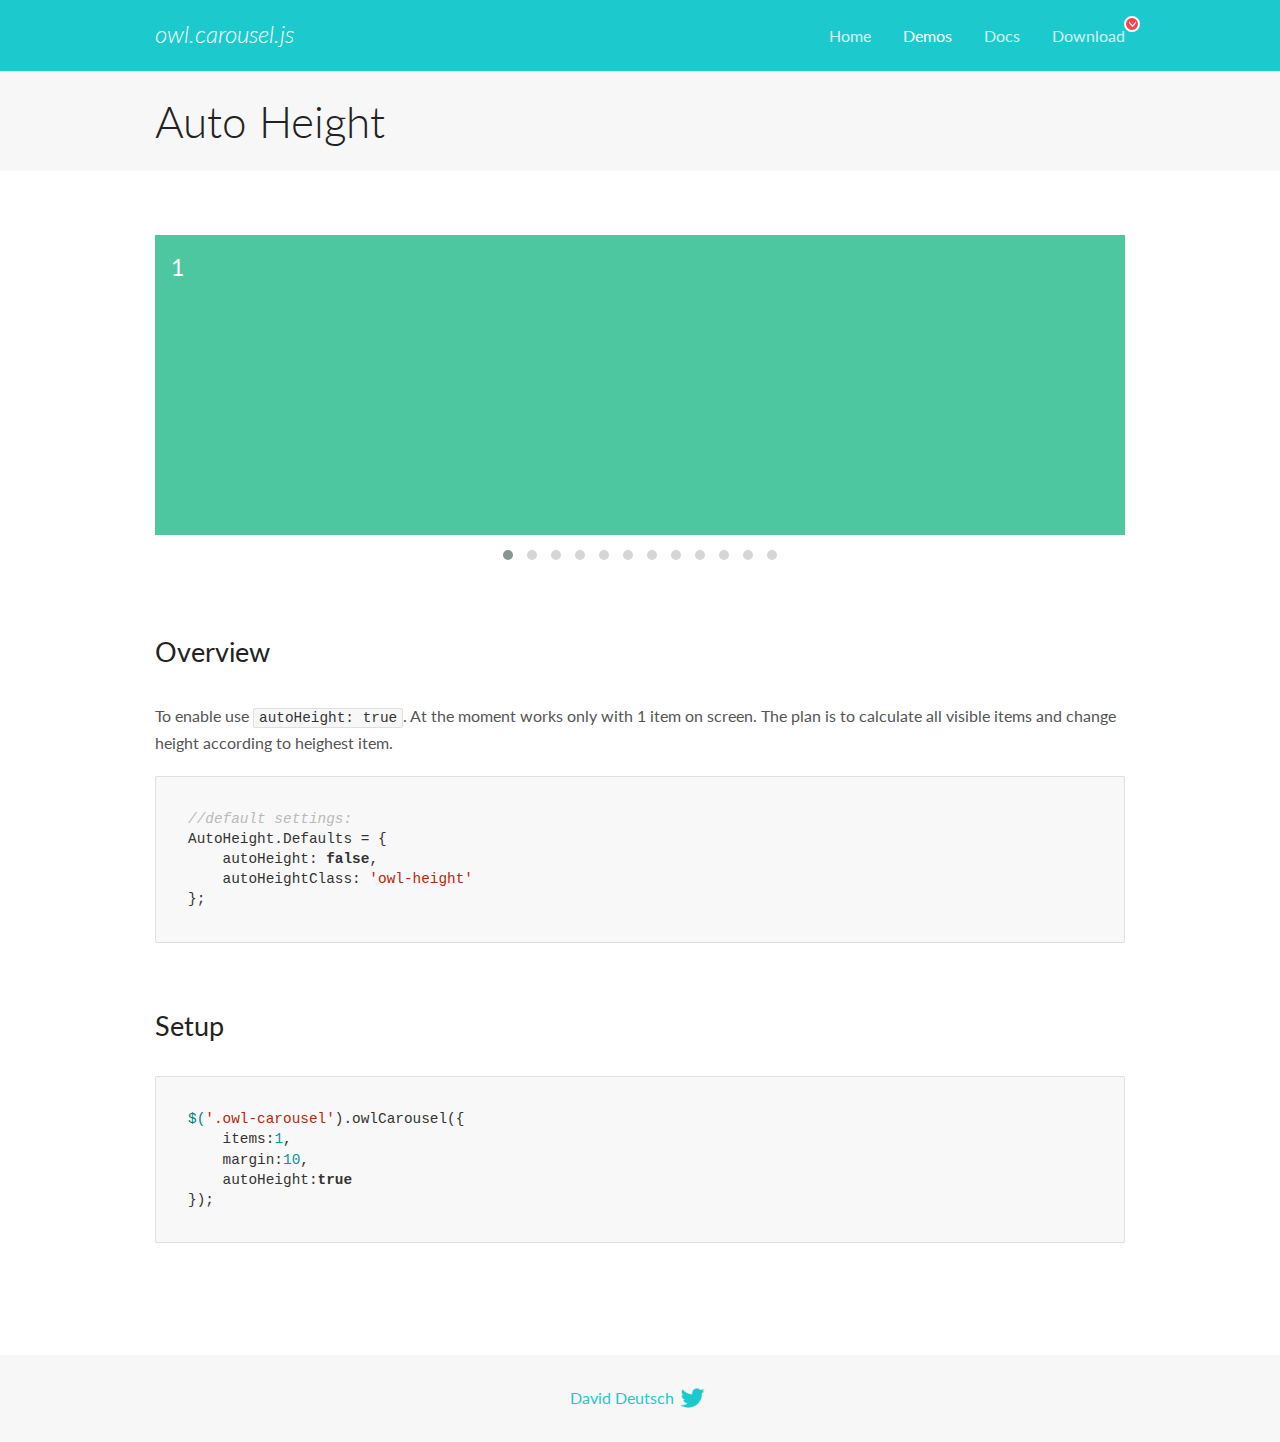
<file: js/OwlCarousel/docs/demos/autoheight.html>
<!DOCTYPE html>
<html lang="en">
  <head>

    <!-- head -->
    <meta charset="utf-8">
    <meta name="msapplication-tap-highlight" content="no" />
    <meta name="viewport" content="width=device-width, initial-scale=1.0" />
    <meta name="description" content="autoHeight usage demo">
    <meta name="author" content="David Deutsch">
    <title>
      Auto Height Demo | Owl Carousel | 2.3.4
    </title>

    <!-- Stylesheets -->
    <link href='https://fonts.googleapis.com/css?family=Lato:300,400,700,400italic,300italic' rel='stylesheet' type='text/css'>
    <link rel="stylesheet" href="../assets/css/docs.theme.min.css">

    <!-- Owl Stylesheets -->
    <link rel="stylesheet" href="../assets/owlcarousel/assets/owl.carousel.min.css">
    <link rel="stylesheet" href="../assets/owlcarousel/assets/owl.theme.default.min.css">

    <!-- HTML5 shim and Respond.js IE8 support of HTML5 elements and media queries -->

    <!--[if lt IE 9]>
      <script src="https://oss.maxcdn.com/libs/html5shiv/3.7.0/html5shiv.js"></script>
      <script src="https://oss.maxcdn.com/libs/respond.js/1.3.0/respond.min.js"></script>
    <![endif]-->

    <!-- Favicons -->
    <link rel="apple-touch-icon-precomposed" sizes="144x144" href="../assets/ico/apple-touch-icon-144-precomposed.png">
    <link rel="shortcut icon" href="../assets/ico/favicon.png">
    <link rel="shortcut icon" href="favicon.ico">

    <!-- Yeah i know js should not be in header. Its required for demos.-->

    <!-- javascript -->
    <script src="../assets/vendors/jquery.min.js"></script>
    <script src="../assets/owlcarousel/owl.carousel.js"></script>
  </head>
  <body>

    <!-- header -->
    <header class="header">
      <div class="row">
        <div class="large-12 columns">
          <div class="brand left">
            <h3>
              <a href="/OwlCarousel2/">owl.carousel.js</a> 
            </h3>
          </div>
          <a id="toggle-nav" class="right">
            <span></span> <span></span> <span></span> 
          </a> 
          <div class="nav-bar">
            <ul class="clearfix">
              <li> <a href="/OwlCarousel2/index.html">Home</a>  </li>
              <li class="active">
                <a href="/OwlCarousel2/demos/demos.html">Demos</a> 
              </li>
              <li> <a href="/OwlCarousel2/docs/started-welcome.html">Docs</a>  </li>
              <li>
                <a href="https://github.com/OwlCarousel2/OwlCarousel2/archive/2.3.4.zip">Download</a> 
                <span class="download"></span> 
              </li>
            </ul>
          </div>
        </div>
      </div>
    </header>

    <!-- title -->
    <section class="title">
      <div class="row">
        <div class="large-12 columns">
          <h1>Auto Height</h1>
        </div>
      </div>
    </section>

    <!--  Demos -->
    <section id="demos">
      <div class="row">
        <div class="large-12 columns">
          <div class="owl-carousel owl-theme">
            <div class="item" style="height:300px">
              <h4>1</h4>
            </div>
            <div class="item" style="height:100px">
              <h4>2</h4>
            </div>
            <div class="item" style="height:500px">
              <h4>3</h4>
            </div>
            <div class="item" style="height:250px">
              <h4>4</h4>
            </div>
            <div class="item" style="height:400px">
              <h4>5</h4>
            </div>
            <div class="item" style="height:500px">
              <h4>6</h4>
            </div>
            <div class="item" style="height:600px">
              <h4>7</h4>
            </div>
            <div class="item" style="height:400px">
              <h4>8</h4>
            </div>
            <div class="item" style="height:300px">
              <h4>9</h4>
            </div>
            <div class="item" style="height:350px">
              <h4>10</h4>
            </div>
            <div class="item" style="height:200px">
              <h4>11</h4>
            </div>
            <div class="item" style="height:150px">
              <h4>12</h4>
            </div>
          </div>
          <h3 id="overview">Overview</h3>
          <p>To enable use <code>autoHeight: true</code>. At the moment works only with 1 item on screen. The plan is to calculate all visible items and change height according to heighest item.</p>
          <pre><code>//default settings:
AutoHeight.Defaults = {
    autoHeight: false,
    autoHeightClass: &#39;owl-height&#39;
};</code></pre>
          <h3 id="setup">Setup</h3>
          <pre><code>$(&#39;.owl-carousel&#39;).owlCarousel({
    items:1,
    margin:10,
    autoHeight:true
});</code></pre>
          <script>
            $(document).ready(function() {
              $('.owl-carousel').owlCarousel({
                items: 1,
                margin: 10,
                autoHeight: true
              });
            })
          </script>
        </div>
      </div>
    </section>

    <!-- footer -->
    <footer class="footer">
      <div class="row">
        <div class="large-12 columns">
          <h5>
            <a href="/OwlCarousel2/docs/support-contact.html">David Deutsch</a> 
            <a id="custom-tweet-button" href="https://twitter.com/share?url=https://github.com/OwlCarousel2/OwlCarousel2&text=Owl Carousel - This is so awesome! " target="_blank"></a> 
          </h5>
        </div>
      </div>
    </footer>

    <!-- vendors -->
    <script src="../assets/vendors/highlight.js"></script>
    <script src="../assets/js/app.js"></script>
  </body>
</html>
</file>
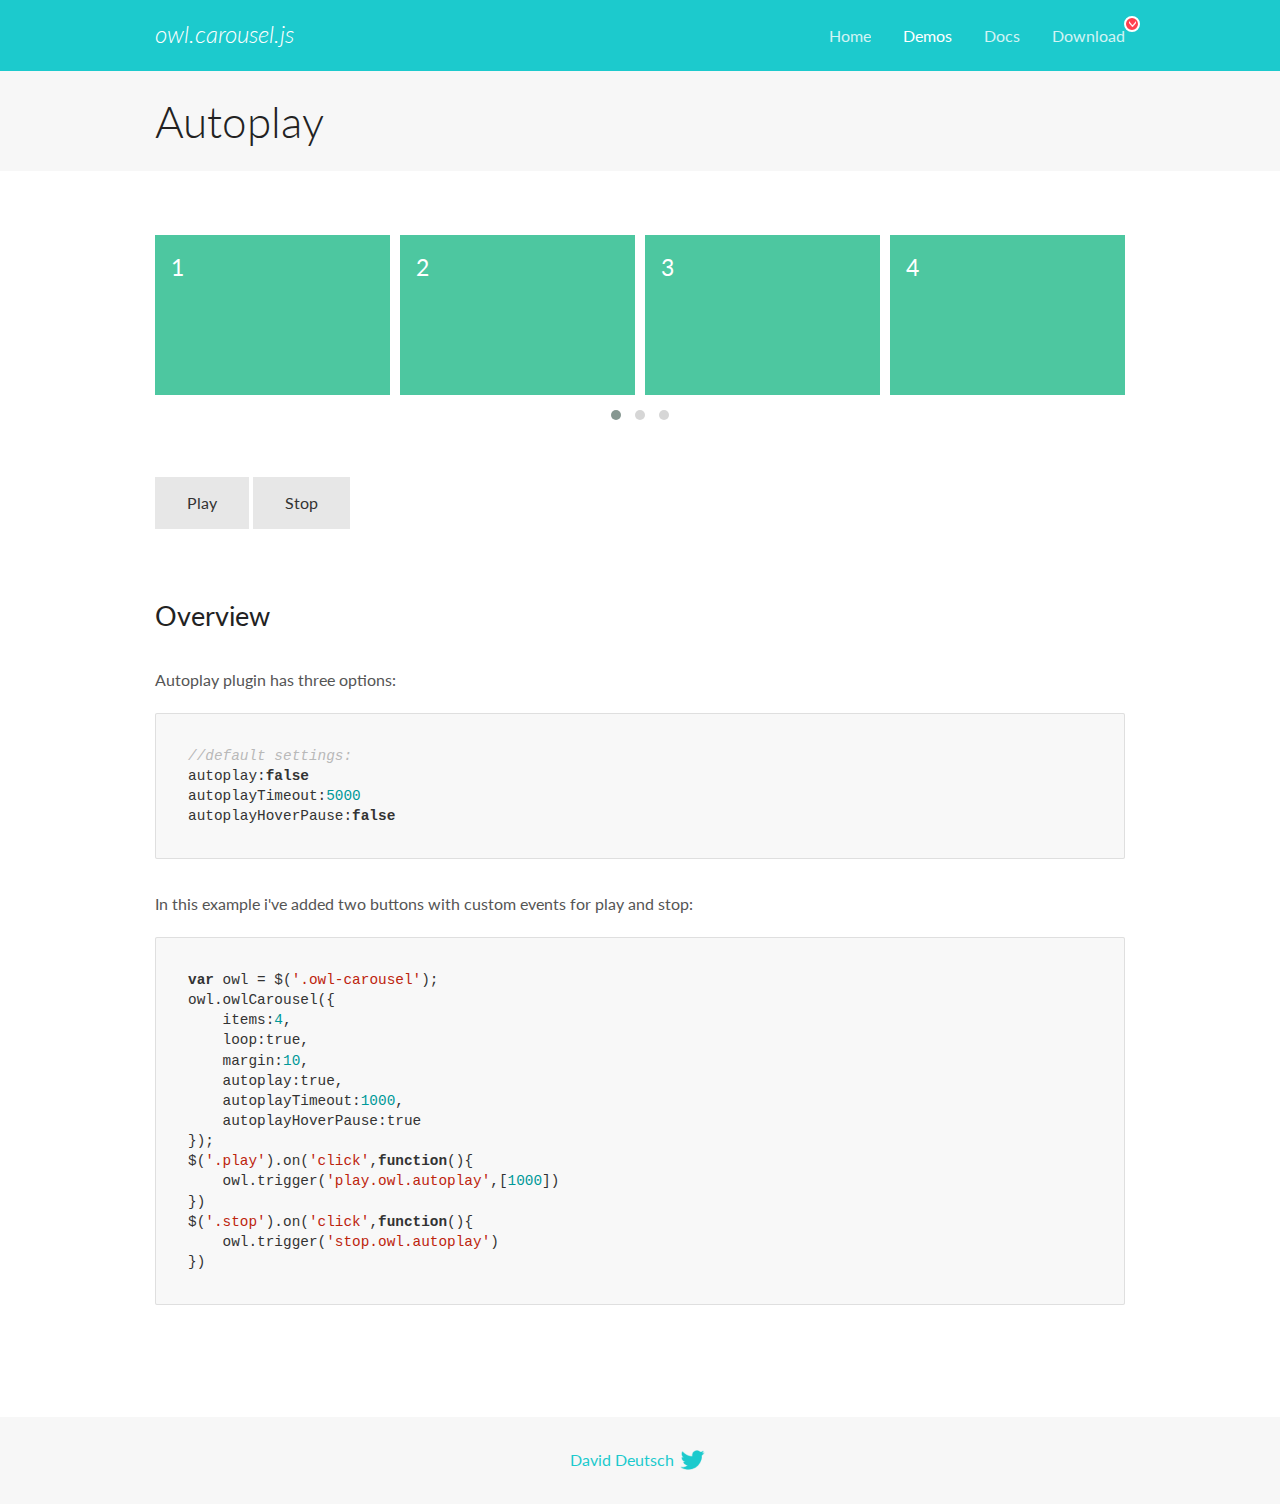
<file: js/OwlCarousel/docs/demos/autoplay.html>
<!DOCTYPE html>
<html lang="en">
  <head>

    <!-- head -->
    <meta charset="utf-8">
    <meta name="msapplication-tap-highlight" content="no" />
    <meta name="viewport" content="width=device-width, initial-scale=1.0" />
    <meta name="description" content="Autoplay usage demo">
    <meta name="author" content="David Deutsch">
    <title>
      Autoplay Demo | Owl Carousel | 2.3.4
    </title>

    <!-- Stylesheets -->
    <link href='https://fonts.googleapis.com/css?family=Lato:300,400,700,400italic,300italic' rel='stylesheet' type='text/css'>
    <link rel="stylesheet" href="../assets/css/docs.theme.min.css">

    <!-- Owl Stylesheets -->
    <link rel="stylesheet" href="../assets/owlcarousel/assets/owl.carousel.min.css">
    <link rel="stylesheet" href="../assets/owlcarousel/assets/owl.theme.default.min.css">

    <!-- HTML5 shim and Respond.js IE8 support of HTML5 elements and media queries -->

    <!--[if lt IE 9]>
      <script src="https://oss.maxcdn.com/libs/html5shiv/3.7.0/html5shiv.js"></script>
      <script src="https://oss.maxcdn.com/libs/respond.js/1.3.0/respond.min.js"></script>
    <![endif]-->

    <!-- Favicons -->
    <link rel="apple-touch-icon-precomposed" sizes="144x144" href="../assets/ico/apple-touch-icon-144-precomposed.png">
    <link rel="shortcut icon" href="../assets/ico/favicon.png">
    <link rel="shortcut icon" href="favicon.ico">

    <!-- Yeah i know js should not be in header. Its required for demos.-->

    <!-- javascript -->
    <script src="../assets/vendors/jquery.min.js"></script>
    <script src="../assets/owlcarousel/owl.carousel.js"></script>
  </head>
  <body>

    <!-- header -->
    <header class="header">
      <div class="row">
        <div class="large-12 columns">
          <div class="brand left">
            <h3>
              <a href="/OwlCarousel2/">owl.carousel.js</a> 
            </h3>
          </div>
          <a id="toggle-nav" class="right">
            <span></span> <span></span> <span></span> 
          </a> 
          <div class="nav-bar">
            <ul class="clearfix">
              <li> <a href="/OwlCarousel2/index.html">Home</a>  </li>
              <li class="active">
                <a href="/OwlCarousel2/demos/demos.html">Demos</a> 
              </li>
              <li> <a href="/OwlCarousel2/docs/started-welcome.html">Docs</a>  </li>
              <li>
                <a href="https://github.com/OwlCarousel2/OwlCarousel2/archive/2.3.4.zip">Download</a> 
                <span class="download"></span> 
              </li>
            </ul>
          </div>
        </div>
      </div>
    </header>

    <!-- title -->
    <section class="title">
      <div class="row">
        <div class="large-12 columns">
          <h1>Autoplay</h1>
        </div>
      </div>
    </section>

    <!--  Demos -->
    <section id="demos">
      <div class="row">
        <div class="large-12 columns">
          <div class="owl-carousel owl-theme">
            <div class="item">
              <h4>1</h4>
            </div>
            <div class="item">
              <h4>2</h4>
            </div>
            <div class="item">
              <h4>3</h4>
            </div>
            <div class="item">
              <h4>4</h4>
            </div>
            <div class="item">
              <h4>5</h4>
            </div>
            <div class="item">
              <h4>6</h4>
            </div>
            <div class="item">
              <h4>7</h4>
            </div>
            <div class="item">
              <h4>8</h4>
            </div>
            <div class="item">
              <h4>9</h4>
            </div>
            <div class="item">
              <h4>10</h4>
            </div>
            <div class="item">
              <h4>11</h4>
            </div>
            <div class="item">
              <h4>12</h4>
            </div>
          </div>
          <a class="button secondary play">Play</a> 
          <a class="button secondary stop">Stop</a> 
          <h3 id="overview">Overview</h3>
          <p>Autoplay plugin has three options:</p>
          <pre><code>//default settings:
autoplay:false
autoplayTimeout:5000
autoplayHoverPause:false</code></pre>
          <p>In this example i&#39;ve added two buttons with custom events for play and stop:</p>
          <pre><code>var owl = $(&#39;.owl-carousel&#39;);
owl.owlCarousel({
    items:4,
    loop:true,
    margin:10,
    autoplay:true,
    autoplayTimeout:1000,
    autoplayHoverPause:true
});
$(&#39;.play&#39;).on(&#39;click&#39;,function(){
    owl.trigger(&#39;play.owl.autoplay&#39;,[1000])
})
$(&#39;.stop&#39;).on(&#39;click&#39;,function(){
    owl.trigger(&#39;stop.owl.autoplay&#39;)
})</code></pre>
          <script>
            $(document).ready(function() {
              var owl = $('.owl-carousel');
              owl.owlCarousel({
                items: 4,
                loop: true,
                margin: 10,
                autoplay: true,
                autoplayTimeout: 1000,
                autoplayHoverPause: true
              });
              $('.play').on('click', function() {
                owl.trigger('play.owl.autoplay', [1000])
              })
              $('.stop').on('click', function() {
                owl.trigger('stop.owl.autoplay')
              })
            })
          </script>
        </div>
      </div>
    </section>

    <!-- footer -->
    <footer class="footer">
      <div class="row">
        <div class="large-12 columns">
          <h5>
            <a href="/OwlCarousel2/docs/support-contact.html">David Deutsch</a> 
            <a id="custom-tweet-button" href="https://twitter.com/share?url=https://github.com/OwlCarousel2/OwlCarousel2&text=Owl Carousel - This is so awesome! " target="_blank"></a> 
          </h5>
        </div>
      </div>
    </footer>

    <!-- vendors -->
    <script src="../assets/vendors/highlight.js"></script>
    <script src="../assets/js/app.js"></script>
  </body>
</html>
</file>
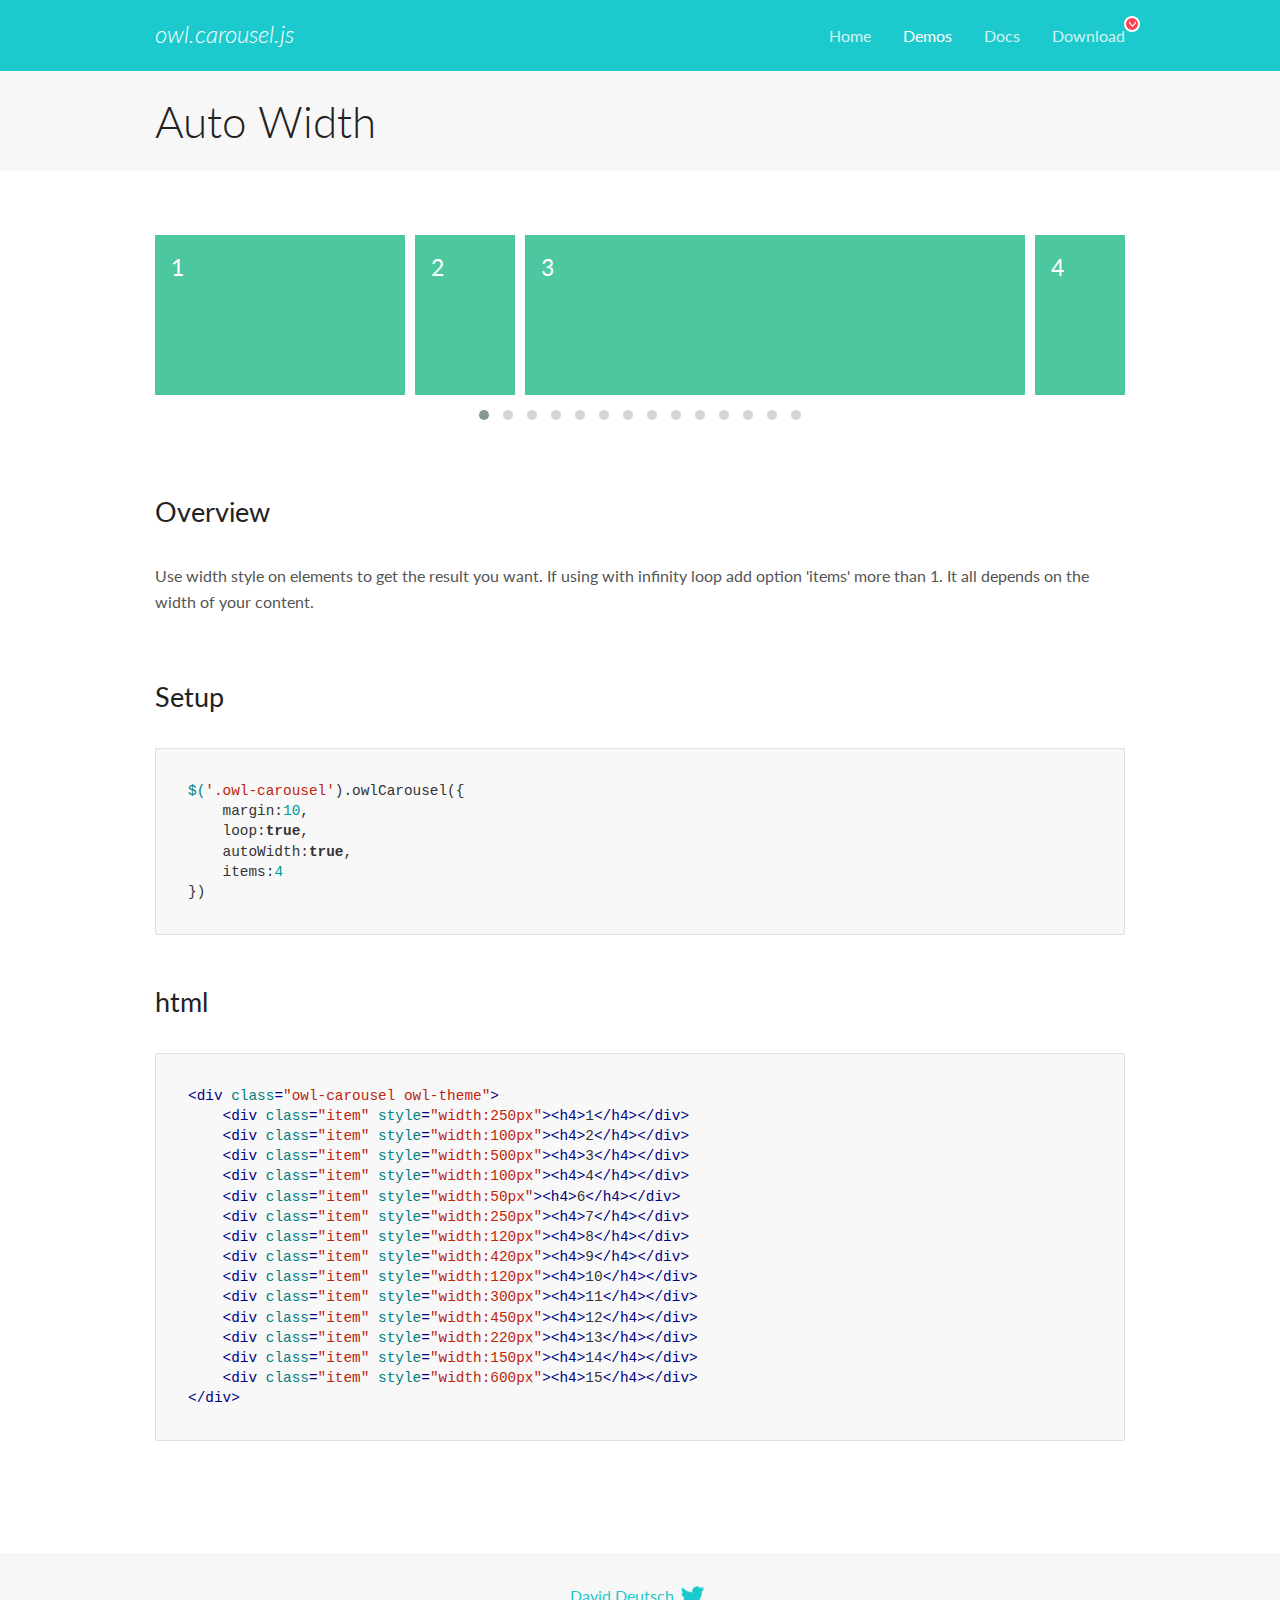
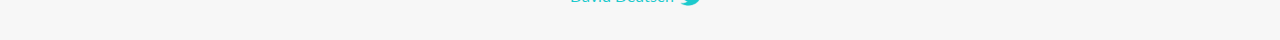
<file: js/OwlCarousel/docs/demos/autowidth.html>
<!DOCTYPE html>
<html lang="en">
  <head>

    <!-- head -->
    <meta charset="utf-8">
    <meta name="msapplication-tap-highlight" content="no" />
    <meta name="viewport" content="width=device-width, initial-scale=1.0" />
    <meta name="description" content="Auto Width">
    <meta name="author" content="David Deutsch">
    <title>
      Auto Width Demo | Owl Carousel | 2.3.4
    </title>

    <!-- Stylesheets -->
    <link href='https://fonts.googleapis.com/css?family=Lato:300,400,700,400italic,300italic' rel='stylesheet' type='text/css'>
    <link rel="stylesheet" href="../assets/css/docs.theme.min.css">

    <!-- Owl Stylesheets -->
    <link rel="stylesheet" href="../assets/owlcarousel/assets/owl.carousel.min.css">
    <link rel="stylesheet" href="../assets/owlcarousel/assets/owl.theme.default.min.css">

    <!-- HTML5 shim and Respond.js IE8 support of HTML5 elements and media queries -->

    <!--[if lt IE 9]>
      <script src="https://oss.maxcdn.com/libs/html5shiv/3.7.0/html5shiv.js"></script>
      <script src="https://oss.maxcdn.com/libs/respond.js/1.3.0/respond.min.js"></script>
    <![endif]-->

    <!-- Favicons -->
    <link rel="apple-touch-icon-precomposed" sizes="144x144" href="../assets/ico/apple-touch-icon-144-precomposed.png">
    <link rel="shortcut icon" href="../assets/ico/favicon.png">
    <link rel="shortcut icon" href="favicon.ico">

    <!-- Yeah i know js should not be in header. Its required for demos.-->

    <!-- javascript -->
    <script src="../assets/vendors/jquery.min.js"></script>
    <script src="../assets/owlcarousel/owl.carousel.js"></script>
  </head>
  <body>

    <!-- header -->
    <header class="header">
      <div class="row">
        <div class="large-12 columns">
          <div class="brand left">
            <h3>
              <a href="/OwlCarousel2/">owl.carousel.js</a> 
            </h3>
          </div>
          <a id="toggle-nav" class="right">
            <span></span> <span></span> <span></span> 
          </a> 
          <div class="nav-bar">
            <ul class="clearfix">
              <li> <a href="/OwlCarousel2/index.html">Home</a>  </li>
              <li class="active">
                <a href="/OwlCarousel2/demos/demos.html">Demos</a> 
              </li>
              <li> <a href="/OwlCarousel2/docs/started-welcome.html">Docs</a>  </li>
              <li>
                <a href="https://github.com/OwlCarousel2/OwlCarousel2/archive/2.3.4.zip">Download</a> 
                <span class="download"></span> 
              </li>
            </ul>
          </div>
        </div>
      </div>
    </header>

    <!-- title -->
    <section class="title">
      <div class="row">
        <div class="large-12 columns">
          <h1>Auto Width</h1>
        </div>
      </div>
    </section>

    <!--  Demos -->
    <section id="demos">
      <div class="row">
        <div class="large-12 columns">
          <div class="owl-carousel owl-theme">
            <div class="item" style="width:250px">
              <h4>1</h4>
            </div>
            <div class="item" style="width:100px">
              <h4>2</h4>
            </div>
            <div class="item" style="width:500px">
              <h4>3</h4>
            </div>
            <div class="item" style="width:100px">
              <h4>4</h4>
            </div>
            <div class="item" style="width:50px">
              <h4>6</h4>
            </div>
            <div class="item" style="width:250px">
              <h4>7</h4>
            </div>
            <div class="item" style="width:120px">
              <h4>8</h4>
            </div>
            <div class="item" style="width:420px">
              <h4>9</h4>
            </div>
            <div class="item" style="width:120px">
              <h4>10</h4>
            </div>
            <div class="item" style="width:300px">
              <h4>11</h4>
            </div>
            <div class="item" style="width:450px">
              <h4>12</h4>
            </div>
            <div class="item" style="width:220px">
              <h4>13</h4>
            </div>
            <div class="item" style="width:150px">
              <h4>14</h4>
            </div>
            <div class="item" style="width:600px">
              <h4>15</h4>
            </div>
          </div>
          <h3 id="overview">Overview</h3>
          <p>Use width style on elements to get the result you want. If using with infinity loop add option &#39;items&#39; more than 1. It all depends on the width of your content.</p>
          <h3 id="setup">Setup</h3>
          <pre><code>$(&#39;.owl-carousel&#39;).owlCarousel({
    margin:10,
    loop:true,
    autoWidth:true,
    items:4
})</code></pre>
          <h3 id="html">html</h3>
          <pre><code>&lt;div class=&quot;owl-carousel owl-theme&quot;&gt;
    &lt;div class=&quot;item&quot; style=&quot;width:250px&quot;&gt;&lt;h4&gt;1&lt;/h4&gt;&lt;/div&gt;
    &lt;div class=&quot;item&quot; style=&quot;width:100px&quot;&gt;&lt;h4&gt;2&lt;/h4&gt;&lt;/div&gt;
    &lt;div class=&quot;item&quot; style=&quot;width:500px&quot;&gt;&lt;h4&gt;3&lt;/h4&gt;&lt;/div&gt;
    &lt;div class=&quot;item&quot; style=&quot;width:100px&quot;&gt;&lt;h4&gt;4&lt;/h4&gt;&lt;/div&gt;
    &lt;div class=&quot;item&quot; style=&quot;width:50px&quot;&gt;&lt;h4&gt;6&lt;/h4&gt;&lt;/div&gt;
    &lt;div class=&quot;item&quot; style=&quot;width:250px&quot;&gt;&lt;h4&gt;7&lt;/h4&gt;&lt;/div&gt;
    &lt;div class=&quot;item&quot; style=&quot;width:120px&quot;&gt;&lt;h4&gt;8&lt;/h4&gt;&lt;/div&gt;
    &lt;div class=&quot;item&quot; style=&quot;width:420px&quot;&gt;&lt;h4&gt;9&lt;/h4&gt;&lt;/div&gt;
    &lt;div class=&quot;item&quot; style=&quot;width:120px&quot;&gt;&lt;h4&gt;10&lt;/h4&gt;&lt;/div&gt;
    &lt;div class=&quot;item&quot; style=&quot;width:300px&quot;&gt;&lt;h4&gt;11&lt;/h4&gt;&lt;/div&gt;
    &lt;div class=&quot;item&quot; style=&quot;width:450px&quot;&gt;&lt;h4&gt;12&lt;/h4&gt;&lt;/div&gt;
    &lt;div class=&quot;item&quot; style=&quot;width:220px&quot;&gt;&lt;h4&gt;13&lt;/h4&gt;&lt;/div&gt;
    &lt;div class=&quot;item&quot; style=&quot;width:150px&quot;&gt;&lt;h4&gt;14&lt;/h4&gt;&lt;/div&gt;
    &lt;div class=&quot;item&quot; style=&quot;width:600px&quot;&gt;&lt;h4&gt;15&lt;/h4&gt;&lt;/div&gt;
&lt;/div&gt;</code></pre>
          <script>
            $(document).ready(function() {
              $('.owl-carousel').owlCarousel({
                margin: 10,
                loop: true,
                autoWidth: true,
                items: 4
              })
            })
          </script>
        </div>
      </div>
    </section>

    <!-- footer -->
    <footer class="footer">
      <div class="row">
        <div class="large-12 columns">
          <h5>
            <a href="/OwlCarousel2/docs/support-contact.html">David Deutsch</a> 
            <a id="custom-tweet-button" href="https://twitter.com/share?url=https://github.com/OwlCarousel2/OwlCarousel2&text=Owl Carousel - This is so awesome! " target="_blank"></a> 
          </h5>
        </div>
      </div>
    </footer>

    <!-- vendors -->
    <script src="../assets/vendors/highlight.js"></script>
    <script src="../assets/js/app.js"></script>
  </body>
</html>
</file>
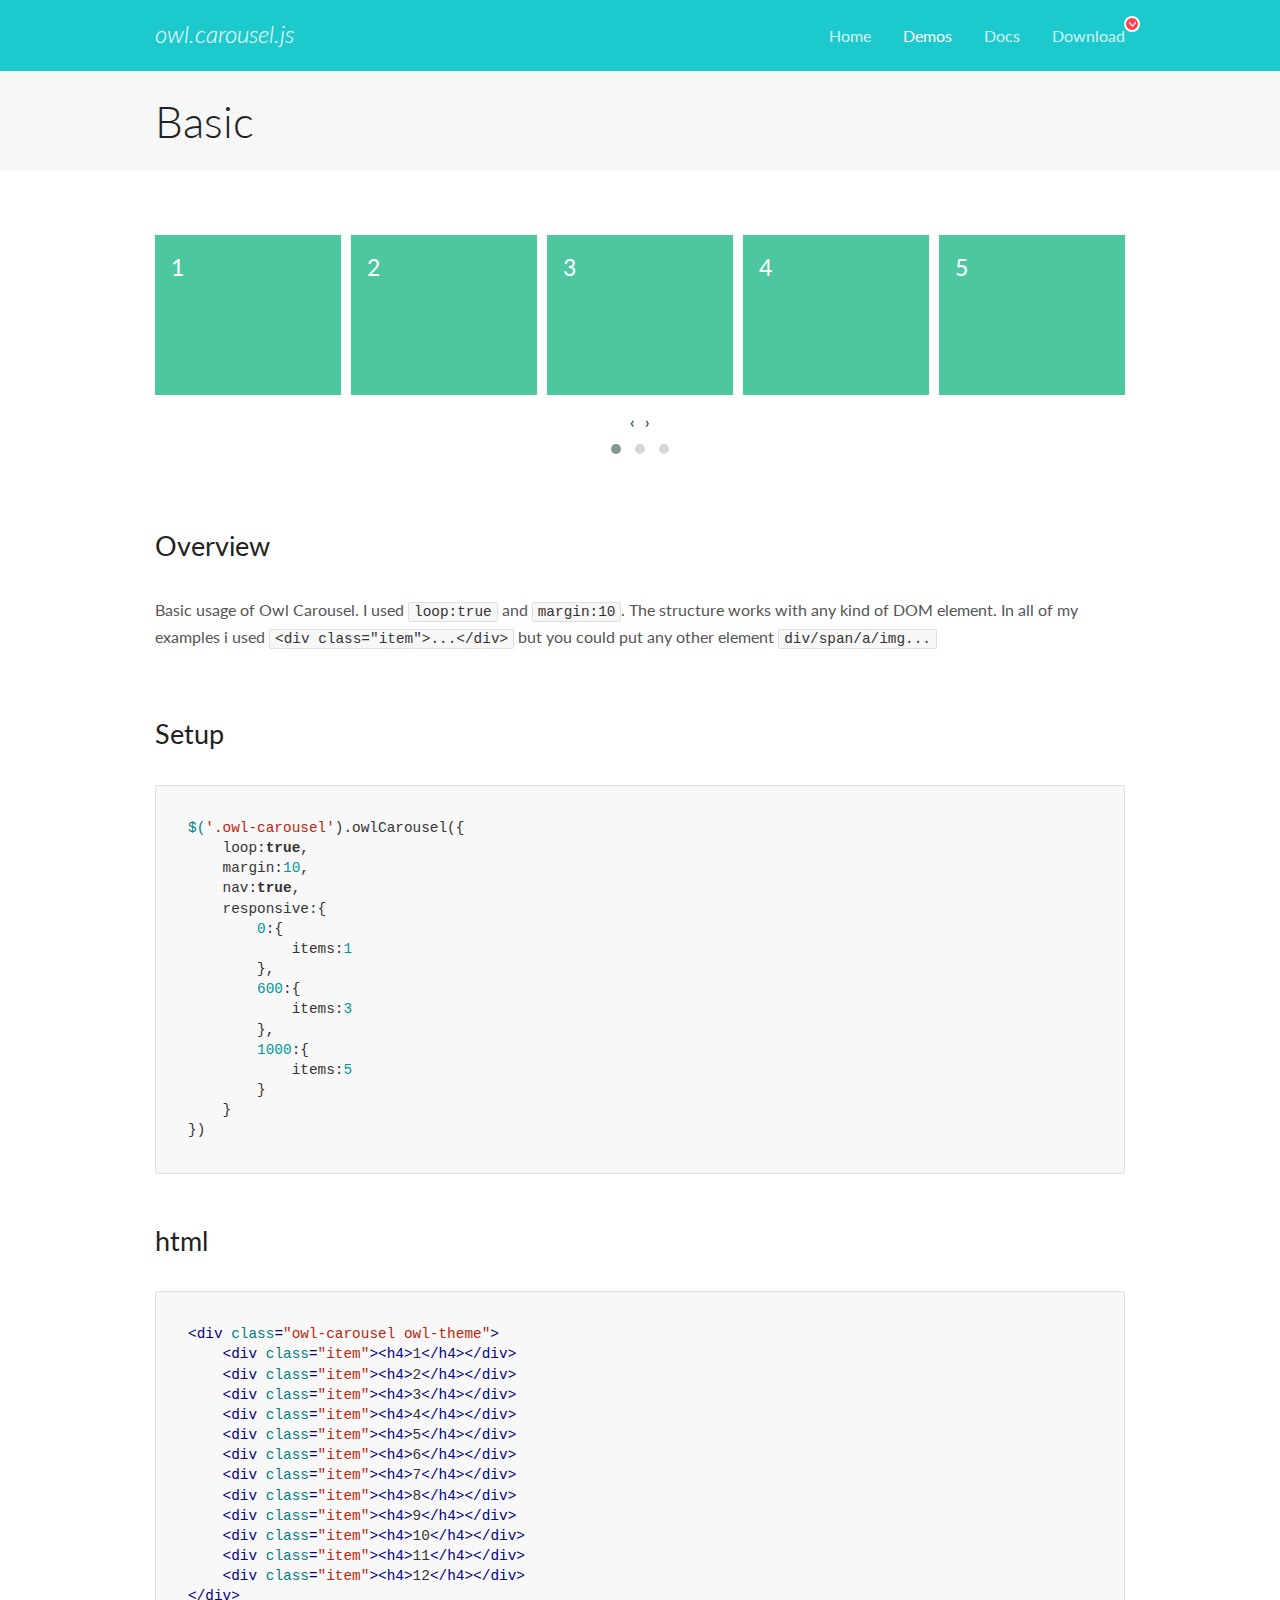
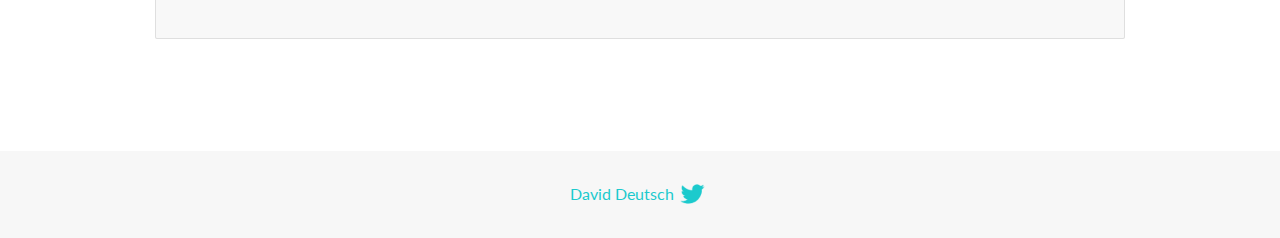
<file: js/OwlCarousel/docs/demos/basic.html>
<!DOCTYPE html>
<html lang="en">
  <head>

    <!-- head -->
    <meta charset="utf-8">
    <meta name="msapplication-tap-highlight" content="no" />
    <meta name="viewport" content="width=device-width, initial-scale=1.0" />
    <meta name="description" content="Basic usage demo">
    <meta name="author" content="David Deutsch">
    <title>
      Basic Demo | Owl Carousel | 2.3.4
    </title>

    <!-- Stylesheets -->
    <link href='https://fonts.googleapis.com/css?family=Lato:300,400,700,400italic,300italic' rel='stylesheet' type='text/css'>
    <link rel="stylesheet" href="../assets/css/docs.theme.min.css">

    <!-- Owl Stylesheets -->
    <link rel="stylesheet" href="../assets/owlcarousel/assets/owl.carousel.min.css">
    <link rel="stylesheet" href="../assets/owlcarousel/assets/owl.theme.default.min.css">

    <!-- HTML5 shim and Respond.js IE8 support of HTML5 elements and media queries -->

    <!--[if lt IE 9]>
      <script src="https://oss.maxcdn.com/libs/html5shiv/3.7.0/html5shiv.js"></script>
      <script src="https://oss.maxcdn.com/libs/respond.js/1.3.0/respond.min.js"></script>
    <![endif]-->

    <!-- Favicons -->
    <link rel="apple-touch-icon-precomposed" sizes="144x144" href="../assets/ico/apple-touch-icon-144-precomposed.png">
    <link rel="shortcut icon" href="../assets/ico/favicon.png">
    <link rel="shortcut icon" href="favicon.ico">

    <!-- Yeah i know js should not be in header. Its required for demos.-->

    <!-- javascript -->
    <script src="../assets/vendors/jquery.min.js"></script>
    <script src="../assets/owlcarousel/owl.carousel.js"></script>
  </head>
  <body>

    <!-- header -->
    <header class="header">
      <div class="row">
        <div class="large-12 columns">
          <div class="brand left">
            <h3>
              <a href="/OwlCarousel2/">owl.carousel.js</a> 
            </h3>
          </div>
          <a id="toggle-nav" class="right">
            <span></span> <span></span> <span></span> 
          </a> 
          <div class="nav-bar">
            <ul class="clearfix">
              <li> <a href="/OwlCarousel2/index.html">Home</a>  </li>
              <li class="active">
                <a href="/OwlCarousel2/demos/demos.html">Demos</a> 
              </li>
              <li> <a href="/OwlCarousel2/docs/started-welcome.html">Docs</a>  </li>
              <li>
                <a href="https://github.com/OwlCarousel2/OwlCarousel2/archive/2.3.4.zip">Download</a> 
                <span class="download"></span> 
              </li>
            </ul>
          </div>
        </div>
      </div>
    </header>

    <!-- title -->
    <section class="title">
      <div class="row">
        <div class="large-12 columns">
          <h1>Basic</h1>
        </div>
      </div>
    </section>

    <!--  Demos -->
    <section id="demos">
      <div class="row">
        <div class="large-12 columns">
          <div class="owl-carousel owl-theme">
            <div class="item">
              <h4>1</h4>
            </div>
            <div class="item">
              <h4>2</h4>
            </div>
            <div class="item">
              <h4>3</h4>
            </div>
            <div class="item">
              <h4>4</h4>
            </div>
            <div class="item">
              <h4>5</h4>
            </div>
            <div class="item">
              <h4>6</h4>
            </div>
            <div class="item">
              <h4>7</h4>
            </div>
            <div class="item">
              <h4>8</h4>
            </div>
            <div class="item">
              <h4>9</h4>
            </div>
            <div class="item">
              <h4>10</h4>
            </div>
            <div class="item">
              <h4>11</h4>
            </div>
            <div class="item">
              <h4>12</h4>
            </div>
          </div>
          <h3 id="overview">Overview</h3>
          <p>Basic usage of Owl Carousel. I used <code>loop:true</code> and <code>margin:10</code>. The structure works with any kind of DOM element. In all of my examples i used <code>&lt;div class=&quot;item&quot;&gt;...&lt;/div&gt;</code> but you could
            put any other element <code>div/span/a/img...</code></p>
          <h3 id="setup">Setup</h3>
          <pre><code>$(&#39;.owl-carousel&#39;).owlCarousel({
    loop:true,
    margin:10,
    nav:true,
    responsive:{
        0:{
            items:1
        },
        600:{
            items:3
        },
        1000:{
            items:5
        }
    }
})</code></pre>
          <h3 id="html">html</h3>
          <pre><code>&lt;div class=&quot;owl-carousel owl-theme&quot;&gt;
    &lt;div class=&quot;item&quot;&gt;&lt;h4&gt;1&lt;/h4&gt;&lt;/div&gt;
    &lt;div class=&quot;item&quot;&gt;&lt;h4&gt;2&lt;/h4&gt;&lt;/div&gt;
    &lt;div class=&quot;item&quot;&gt;&lt;h4&gt;3&lt;/h4&gt;&lt;/div&gt;
    &lt;div class=&quot;item&quot;&gt;&lt;h4&gt;4&lt;/h4&gt;&lt;/div&gt;
    &lt;div class=&quot;item&quot;&gt;&lt;h4&gt;5&lt;/h4&gt;&lt;/div&gt;
    &lt;div class=&quot;item&quot;&gt;&lt;h4&gt;6&lt;/h4&gt;&lt;/div&gt;
    &lt;div class=&quot;item&quot;&gt;&lt;h4&gt;7&lt;/h4&gt;&lt;/div&gt;
    &lt;div class=&quot;item&quot;&gt;&lt;h4&gt;8&lt;/h4&gt;&lt;/div&gt;
    &lt;div class=&quot;item&quot;&gt;&lt;h4&gt;9&lt;/h4&gt;&lt;/div&gt;
    &lt;div class=&quot;item&quot;&gt;&lt;h4&gt;10&lt;/h4&gt;&lt;/div&gt;
    &lt;div class=&quot;item&quot;&gt;&lt;h4&gt;11&lt;/h4&gt;&lt;/div&gt;
    &lt;div class=&quot;item&quot;&gt;&lt;h4&gt;12&lt;/h4&gt;&lt;/div&gt;
&lt;/div&gt;</code></pre>
          <script>
            $(document).ready(function() {
              var owl = $('.owl-carousel');
              owl.owlCarousel({
                margin: 10,
                nav: true,
                loop: true,
                responsive: {
                  0: {
                    items: 1
                  },
                  600: {
                    items: 3
                  },
                  1000: {
                    items: 5
                  }
                }
              })
            })
          </script>
        </div>
      </div>
    </section>

    <!-- footer -->
    <footer class="footer">
      <div class="row">
        <div class="large-12 columns">
          <h5>
            <a href="/OwlCarousel2/docs/support-contact.html">David Deutsch</a> 
            <a id="custom-tweet-button" href="https://twitter.com/share?url=https://github.com/OwlCarousel2/OwlCarousel2&text=Owl Carousel - This is so awesome! " target="_blank"></a> 
          </h5>
        </div>
      </div>
    </footer>

    <!-- vendors -->
    <script src="../assets/vendors/highlight.js"></script>
    <script src="../assets/js/app.js"></script>
  </body>
</html>
</file>
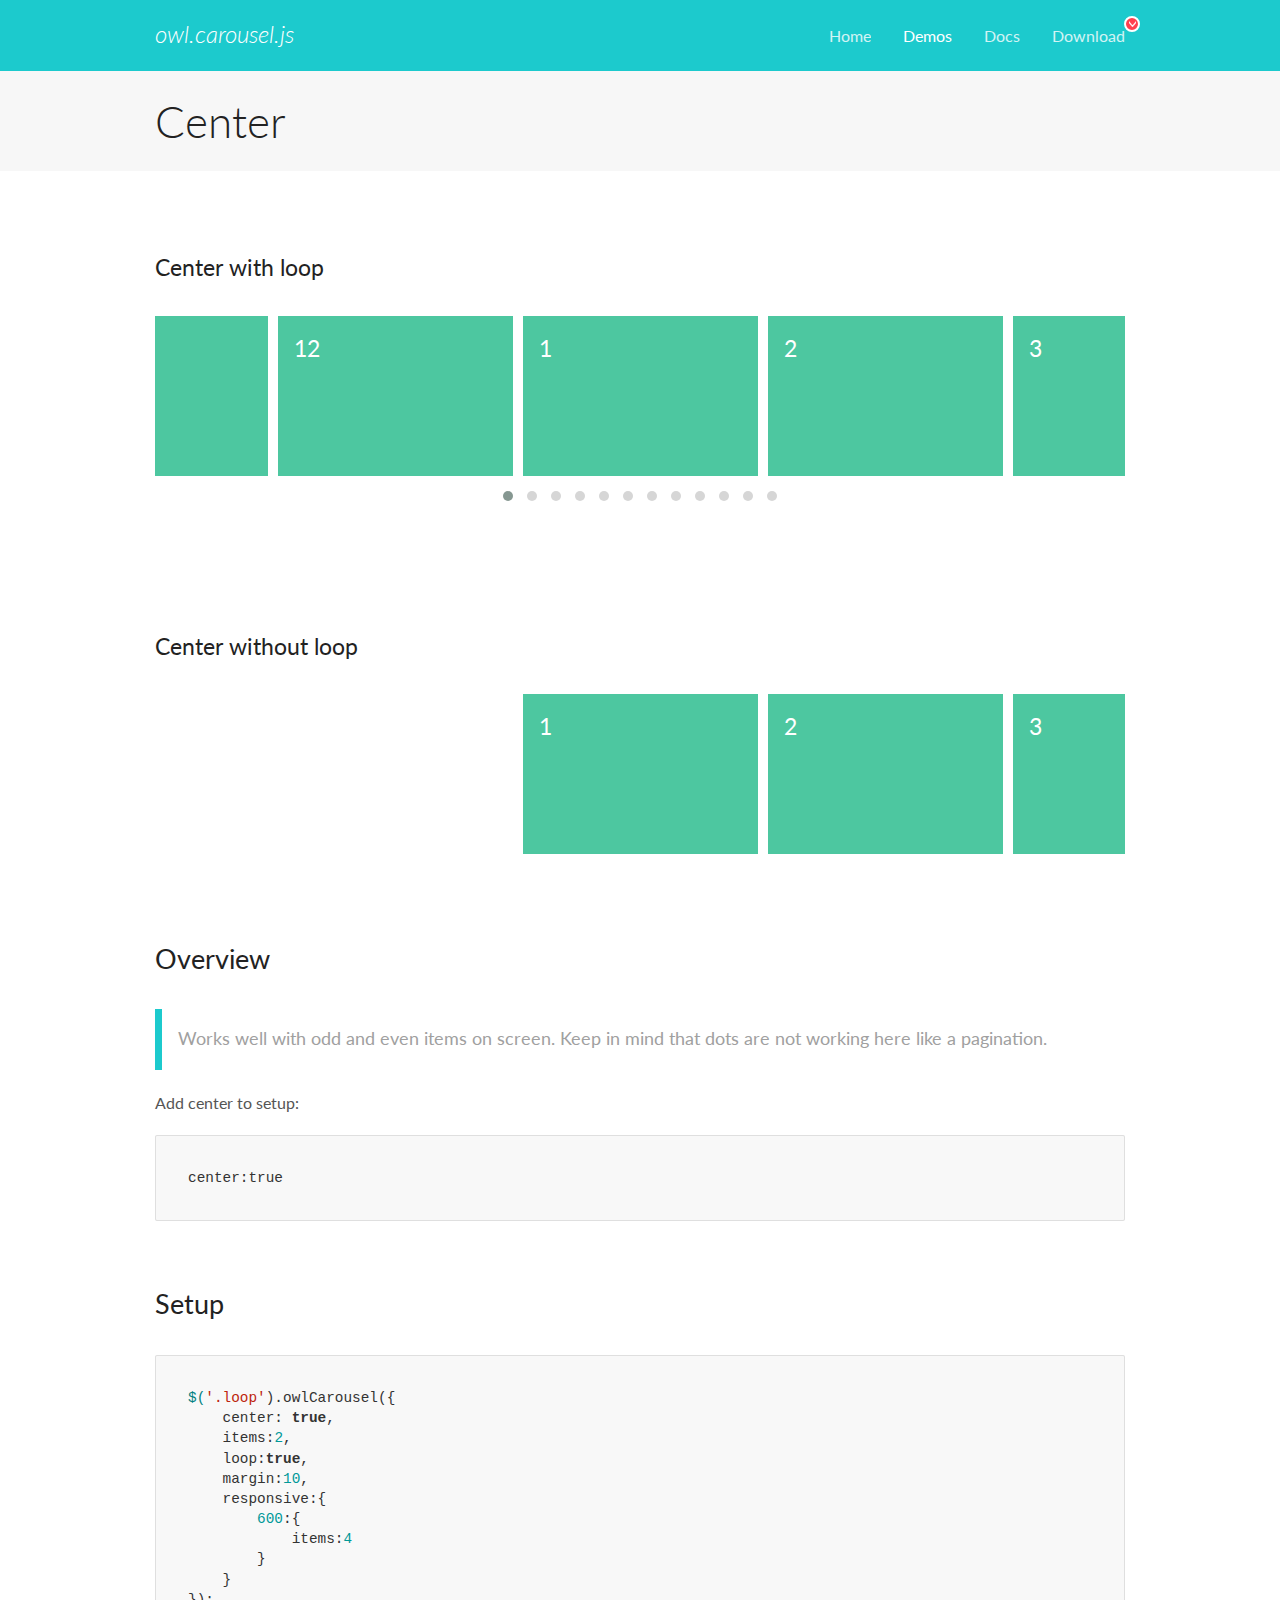
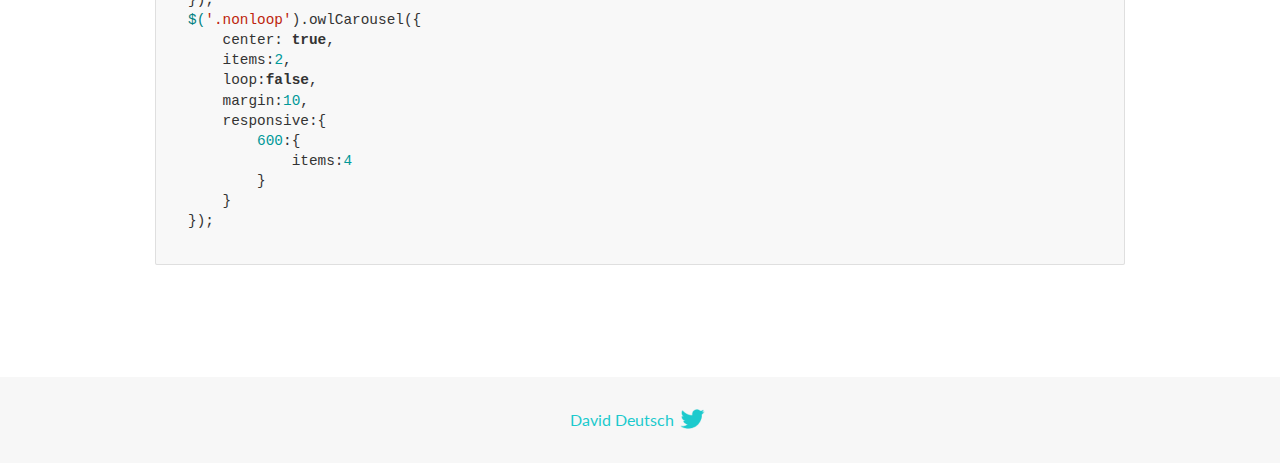
<file: js/OwlCarousel/docs/demos/center.html>
<!DOCTYPE html>
<html lang="en">
  <head>

    <!-- head -->
    <meta charset="utf-8">
    <meta name="msapplication-tap-highlight" content="no" />
    <meta name="viewport" content="width=device-width, initial-scale=1.0" />
    <meta name="description" content="Center carousel">
    <meta name="author" content="David Deutsch">
    <title>
      Center Demo | Owl Carousel | 2.3.4
    </title>

    <!-- Stylesheets -->
    <link href='https://fonts.googleapis.com/css?family=Lato:300,400,700,400italic,300italic' rel='stylesheet' type='text/css'>
    <link rel="stylesheet" href="../assets/css/docs.theme.min.css">

    <!-- Owl Stylesheets -->
    <link rel="stylesheet" href="../assets/owlcarousel/assets/owl.carousel.min.css">
    <link rel="stylesheet" href="../assets/owlcarousel/assets/owl.theme.default.min.css">

    <!-- HTML5 shim and Respond.js IE8 support of HTML5 elements and media queries -->

    <!--[if lt IE 9]>
      <script src="https://oss.maxcdn.com/libs/html5shiv/3.7.0/html5shiv.js"></script>
      <script src="https://oss.maxcdn.com/libs/respond.js/1.3.0/respond.min.js"></script>
    <![endif]-->

    <!-- Favicons -->
    <link rel="apple-touch-icon-precomposed" sizes="144x144" href="../assets/ico/apple-touch-icon-144-precomposed.png">
    <link rel="shortcut icon" href="../assets/ico/favicon.png">
    <link rel="shortcut icon" href="favicon.ico">

    <!-- Yeah i know js should not be in header. Its required for demos.-->

    <!-- javascript -->
    <script src="../assets/vendors/jquery.min.js"></script>
    <script src="../assets/owlcarousel/owl.carousel.js"></script>
  </head>
  <body>

    <!-- header -->
    <header class="header">
      <div class="row">
        <div class="large-12 columns">
          <div class="brand left">
            <h3>
              <a href="/OwlCarousel2/">owl.carousel.js</a> 
            </h3>
          </div>
          <a id="toggle-nav" class="right">
            <span></span> <span></span> <span></span> 
          </a> 
          <div class="nav-bar">
            <ul class="clearfix">
              <li> <a href="/OwlCarousel2/index.html">Home</a>  </li>
              <li class="active">
                <a href="/OwlCarousel2/demos/demos.html">Demos</a> 
              </li>
              <li> <a href="/OwlCarousel2/docs/started-welcome.html">Docs</a>  </li>
              <li>
                <a href="https://github.com/OwlCarousel2/OwlCarousel2/archive/2.3.4.zip">Download</a> 
                <span class="download"></span> 
              </li>
            </ul>
          </div>
        </div>
      </div>
    </header>

    <!-- title -->
    <section class="title">
      <div class="row">
        <div class="large-12 columns">
          <h1>Center</h1>
        </div>
      </div>
    </section>

    <!--  Demos -->
    <section id="demos">
      <div class="row">
        <div class="large-12 columns">
          <h4 id="center-with-loop">Center with loop</h4>
          <div class="loop owl-carousel owl-theme">
            <div class="item">
              <h4>1</h4>
            </div>
            <div class="item">
              <h4>2</h4>
            </div>
            <div class="item">
              <h4>3</h4>
            </div>
            <div class="item">
              <h4>4</h4>
            </div>
            <div class="item">
              <h4>5</h4>
            </div>
            <div class="item">
              <h4>6</h4>
            </div>
            <div class="item">
              <h4>7</h4>
            </div>
            <div class="item">
              <h4>8</h4>
            </div>
            <div class="item">
              <h4>9</h4>
            </div>
            <div class="item">
              <h4>10</h4>
            </div>
            <div class="item">
              <h4>11</h4>
            </div>
            <div class="item">
              <h4>12</h4>
            </div>
          </div>
          <br>
          <h4 id="center-without-loop">Center without loop</h4>
          <div class="nonloop owl-carousel">
            <div class="item">
              <h4>1</h4>
            </div>
            <div class="item">
              <h4>2</h4>
            </div>
            <div class="item">
              <h4>3</h4>
            </div>
            <div class="item">
              <h4>4</h4>
            </div>
            <div class="item">
              <h4>5</h4>
            </div>
            <div class="item">
              <h4>6</h4>
            </div>
            <div class="item">
              <h4>7</h4>
            </div>
            <div class="item">
              <h4>8</h4>
            </div>
            <div class="item">
              <h4>9</h4>
            </div>
            <div class="item">
              <h4>10</h4>
            </div>
            <div class="item">
              <h4>11</h4>
            </div>
            <div class="item">
              <h4>12</h4>
            </div>
          </div>
          <h3 id="overview">Overview</h3>
          <blockquote>
            <p>Works well with odd and even items on screen. Keep in mind that dots are not working here like a pagination.</p>
          </blockquote>
          <p>Add center to setup:</p>
          <pre><code>center:true</code></pre>
          <h3 id="setup">Setup</h3>
          <pre><code>$(&#39;.loop&#39;).owlCarousel({
    center: true,
    items:2,
    loop:true,
    margin:10,
    responsive:{
        600:{
            items:4
        }
    }
});
$(&#39;.nonloop&#39;).owlCarousel({
    center: true,
    items:2,
    loop:false,
    margin:10,
    responsive:{
        600:{
            items:4
        }
    }
});</code></pre>
          <script>
            jQuery(document).ready(function($) {
              $('.loop').owlCarousel({
                center: true,
                items: 2,
                loop: true,
                margin: 10,
                responsive: {
                  600: {
                    items: 4
                  }
                }
              });
              $('.nonloop').owlCarousel({
                center: true,
                items: 2,
                loop: false,
                margin: 10,
                responsive: {
                  600: {
                    items: 4
                  }
                }
              });
            });
          </script>
        </div>
      </div>
    </section>

    <!-- footer -->
    <footer class="footer">
      <div class="row">
        <div class="large-12 columns">
          <h5>
            <a href="/OwlCarousel2/docs/support-contact.html">David Deutsch</a> 
            <a id="custom-tweet-button" href="https://twitter.com/share?url=https://github.com/OwlCarousel2/OwlCarousel2&text=Owl Carousel - This is so awesome! " target="_blank"></a> 
          </h5>
        </div>
      </div>
    </footer>

    <!-- vendors -->
    <script src="../assets/vendors/highlight.js"></script>
    <script src="../assets/js/app.js"></script>
  </body>
</html>
</file>
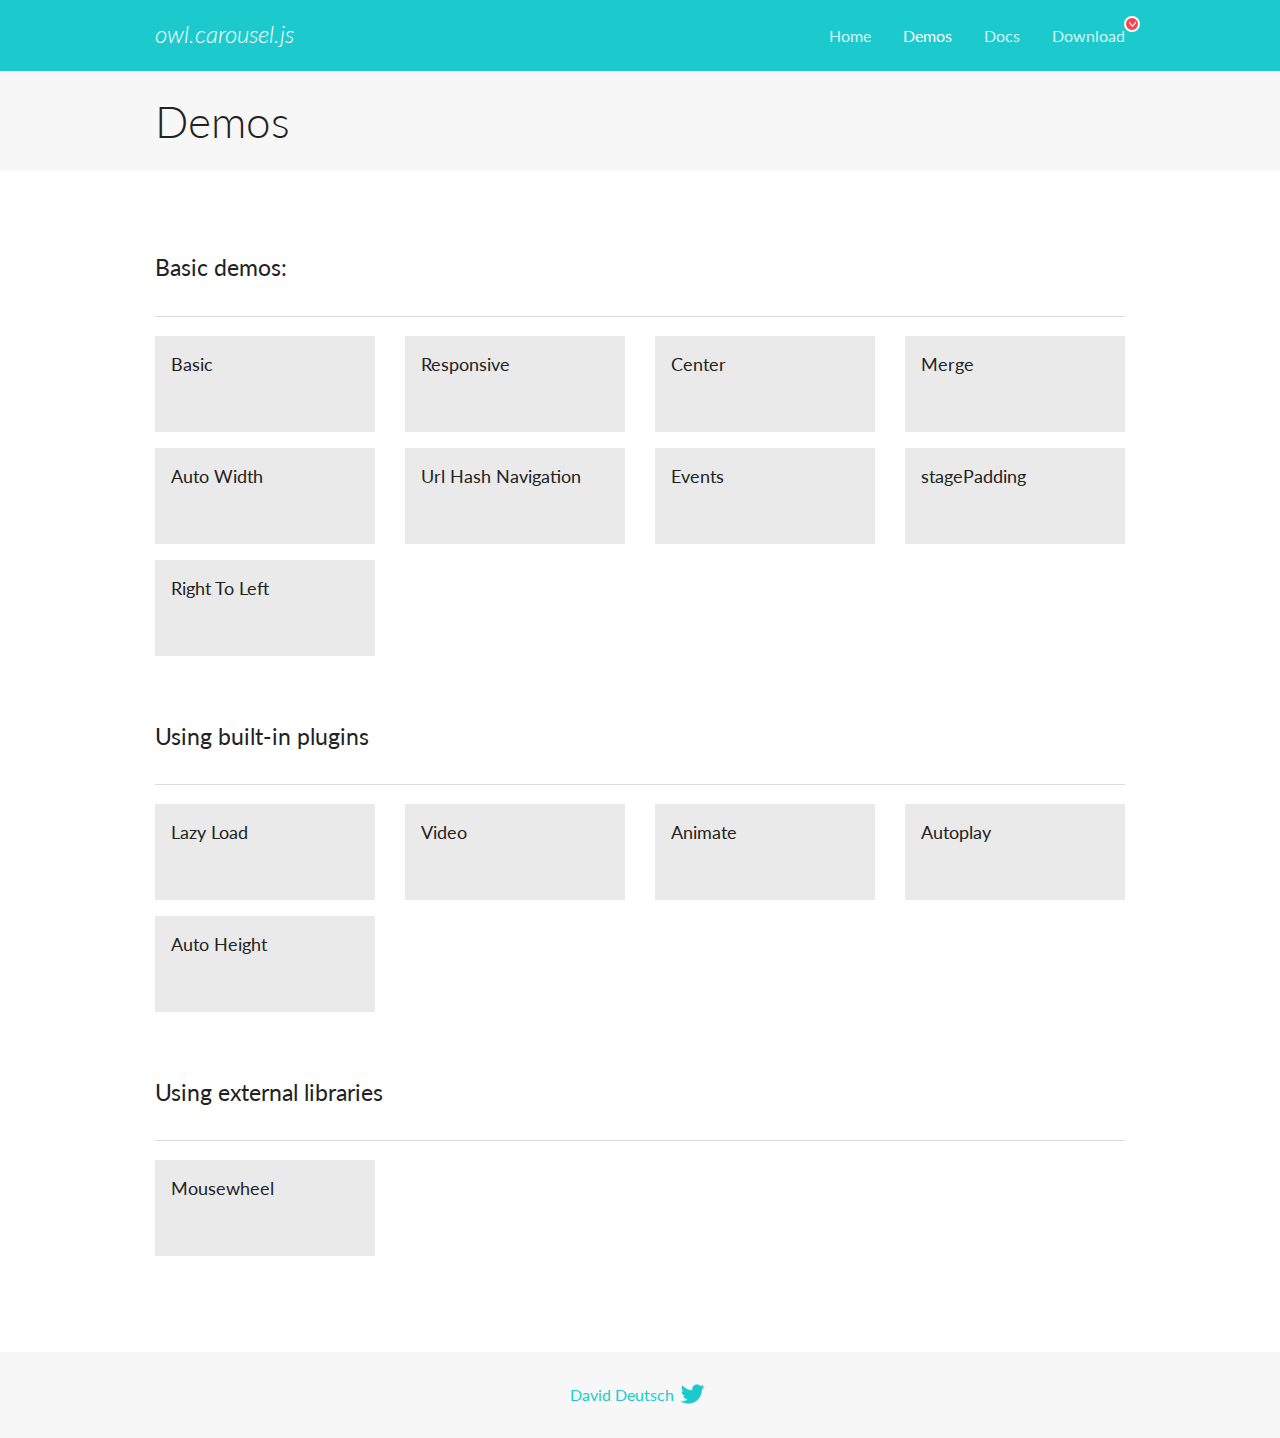
<file: js/OwlCarousel/docs/demos/demos.html>
<!DOCTYPE html>
<html lang="en">
  <head>

    <!-- head -->
    <meta charset="utf-8">
    <meta name="msapplication-tap-highlight" content="no" />
    <meta name="viewport" content="width=device-width, initial-scale=1.0" />
    <meta name="description" content="A list of Owl Carousel examples.">
    <meta name="author" content="David Deutsch">
    <title>
      Demos | Owl Carousel | 2.3.4
    </title>

    <!-- Stylesheets -->
    <link href='https://fonts.googleapis.com/css?family=Lato:300,400,700,400italic,300italic' rel='stylesheet' type='text/css'>
    <link rel="stylesheet" href="../assets/css/docs.theme.min.css">

    <!-- Owl Stylesheets -->
    <link rel="stylesheet" href="../assets/owlcarousel/assets/owl.carousel.min.css">
    <link rel="stylesheet" href="../assets/owlcarousel/assets/owl.theme.default.min.css">

    <!-- HTML5 shim and Respond.js IE8 support of HTML5 elements and media queries -->

    <!--[if lt IE 9]>
      <script src="https://oss.maxcdn.com/libs/html5shiv/3.7.0/html5shiv.js"></script>
      <script src="https://oss.maxcdn.com/libs/respond.js/1.3.0/respond.min.js"></script>
    <![endif]-->

    <!-- Favicons -->
    <link rel="apple-touch-icon-precomposed" sizes="144x144" href="../assets/ico/apple-touch-icon-144-precomposed.png">
    <link rel="shortcut icon" href="../assets/ico/favicon.png">
    <link rel="shortcut icon" href="favicon.ico">

    <!-- Yeah i know js should not be in header. Its required for demos.-->

    <!-- javascript -->
    <script src="../assets/vendors/jquery.min.js"></script>
    <script src="../assets/owlcarousel/owl.carousel.js"></script>
  </head>
  <body>

    <!-- header -->
    <header class="header">
      <div class="row">
        <div class="large-12 columns">
          <div class="brand left">
            <h3>
              <a href="/OwlCarousel2/">owl.carousel.js</a> 
            </h3>
          </div>
          <a id="toggle-nav" class="right">
            <span></span> <span></span> <span></span> 
          </a> 
          <div class="nav-bar">
            <ul class="clearfix">
              <li> <a href="/OwlCarousel2/index.html">Home</a>  </li>
              <li class="active">
                <a href="/OwlCarousel2/demos/demos.html">Demos</a> 
              </li>
              <li> <a href="/OwlCarousel2/docs/started-welcome.html">Docs</a>  </li>
              <li>
                <a href="https://github.com/OwlCarousel2/OwlCarousel2/archive/2.3.4.zip">Download</a> 
                <span class="download"></span> 
              </li>
            </ul>
          </div>
        </div>
      </div>
    </header>

    <!-- title -->
    <section class="title">
      <div class="row">
        <div class="large-12 columns">
          <h1>Demos</h1>
        </div>
      </div>
    </section>

    <!--  Demos -->
    <section id="demos">
      <div class="row">
        <div class="large-12 columns">
          <h4 id="basic-demos-">Basic demos:</h4>
          <hr>
          <div class="demo-list">
            <div class="row">
              <div class="small-6 medium-4 large-3 columns">
                <a href="basic.html" class="demo-block">
                  <h5>Basic </h5>
                </a> 
              </div>
              <div class="small-6 medium-4 large-3 columns">
                <a href="responsive.html" class="demo-block">
                  <h5>Responsive </h5>
                </a> 
              </div>
              <div class="small-6 medium-4 large-3 columns">
                <a href="center.html" class="demo-block">
                  <h5>Center </h5>
                </a> 
              </div>
              <div class="small-6 medium-4 large-3 columns">
                <a href="merge.html" class="demo-block">
                  <h5>Merge </h5>
                </a> 
              </div>
              <div class="small-6 medium-4 large-3 columns">
                <a href="autowidth.html" class="demo-block">
                  <h5>Auto Width </h5>
                </a> 
              </div>
              <div class="small-6 medium-4 large-3 columns">
                <a href="urlhashnav.html" class="demo-block">
                  <h5>Url Hash Navigation </h5>
                </a> 
              </div>
              <div class="small-6 medium-4 large-3 columns">
                <a href="events.html" class="demo-block">
                  <h5>Events </h5>
                </a> 
              </div>
              <div class="small-6 medium-4 large-3 columns">
                <a href="stagepadding.html" class="demo-block">
                  <h5>stagePadding </h5>
                </a> 
              </div>
              <div class="small-6 medium-4 large-3 columns">
                <a href="rtl.html" class="demo-block">
                  <h5>Right To Left </h5>
                </a> 
              </div>
            </div>
          </div>
          <h4 id="using-built-in-plugins">Using built-in plugins</h4>
          <hr>
          <div class="demo-list">
            <div class="row">
              <div class="small-6 medium-4 large-3 columns">
                <a href="lazyLoad.html" class="demo-block">
                  <h5>Lazy Load </h5>
                </a> 
              </div>
              <div class="small-6 medium-4 large-3 columns">
                <a href="video.html" class="demo-block">
                  <h5>Video </h5>
                </a> 
              </div>
              <div class="small-6 medium-4 large-3 columns">
                <a href="animate.html" class="demo-block">
                  <h5>Animate </h5>
                </a> 
              </div>
              <div class="small-6 medium-4 large-3 columns">
                <a href="autoplay.html" class="demo-block">
                  <h5>Autoplay </h5>
                </a> 
              </div>
              <div class="small-6 medium-4 large-3 columns">
                <a href="autoheight.html" class="demo-block">
                  <h5>Auto Height </h5>
                </a> 
              </div>
            </div>
          </div>
          <h4 id="using-external-libraries">Using external libraries</h4>
          <hr>
          <div class="demo-list">
            <div class="row">
              <div class="small-6 medium-4 large-3 columns">
                <a href="mousewheel.html" class="demo-block">
                  <h5>Mousewheel </h5>
                </a> 
              </div>
            </div>
          </div>
        </div>
      </div>
    </section>

    <!-- footer -->
    <footer class="footer">
      <div class="row">
        <div class="large-12 columns">
          <h5>
            <a href="/OwlCarousel2/docs/support-contact.html">David Deutsch</a> 
            <a id="custom-tweet-button" href="https://twitter.com/share?url=https://github.com/OwlCarousel2/OwlCarousel2&text=Owl Carousel - This is so awesome! " target="_blank"></a> 
          </h5>
        </div>
      </div>
    </footer>

    <!-- vendors -->
    <script src="../assets/vendors/highlight.js"></script>
    <script src="../assets/js/app.js"></script>
  </body>
</html>
</file>
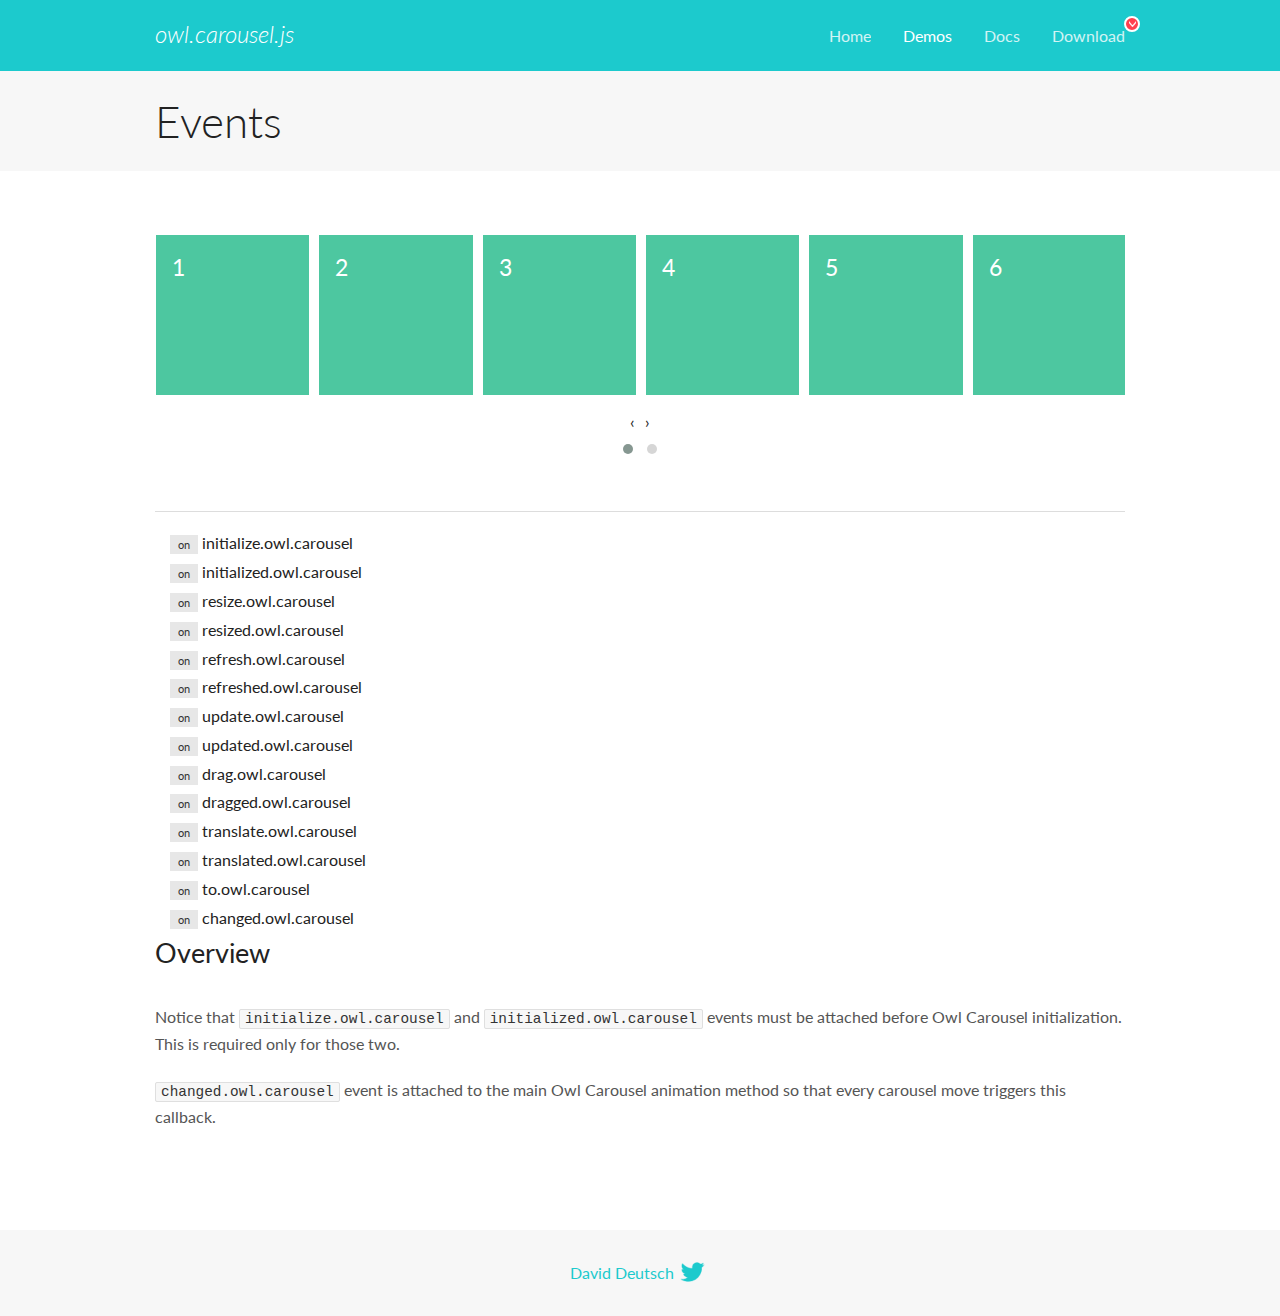
<file: js/OwlCarousel/docs/demos/events.html>
<!DOCTYPE html>
<html lang="en">
  <head>

    <!-- head -->
    <meta charset="utf-8">
    <meta name="msapplication-tap-highlight" content="no" />
    <meta name="viewport" content="width=device-width, initial-scale=1.0" />
    <meta name="description" content="Events usage demo">
    <meta name="author" content="David Deutsch">
    <title>
      Events Demo | Owl Carousel | 2.3.4
    </title>

    <!-- Stylesheets -->
    <link href='https://fonts.googleapis.com/css?family=Lato:300,400,700,400italic,300italic' rel='stylesheet' type='text/css'>
    <link rel="stylesheet" href="../assets/css/docs.theme.min.css">

    <!-- Owl Stylesheets -->
    <link rel="stylesheet" href="../assets/owlcarousel/assets/owl.carousel.min.css">
    <link rel="stylesheet" href="../assets/owlcarousel/assets/owl.theme.default.min.css">

    <!-- HTML5 shim and Respond.js IE8 support of HTML5 elements and media queries -->

    <!--[if lt IE 9]>
      <script src="https://oss.maxcdn.com/libs/html5shiv/3.7.0/html5shiv.js"></script>
      <script src="https://oss.maxcdn.com/libs/respond.js/1.3.0/respond.min.js"></script>
    <![endif]-->

    <!-- Favicons -->
    <link rel="apple-touch-icon-precomposed" sizes="144x144" href="../assets/ico/apple-touch-icon-144-precomposed.png">
    <link rel="shortcut icon" href="../assets/ico/favicon.png">
    <link rel="shortcut icon" href="favicon.ico">

    <!-- Yeah i know js should not be in header. Its required for demos.-->

    <!-- javascript -->
    <script src="../assets/vendors/jquery.min.js"></script>
    <script src="../assets/owlcarousel/owl.carousel.js"></script>
  </head>
  <body>

    <!-- header -->
    <header class="header">
      <div class="row">
        <div class="large-12 columns">
          <div class="brand left">
            <h3>
              <a href="/OwlCarousel2/">owl.carousel.js</a> 
            </h3>
          </div>
          <a id="toggle-nav" class="right">
            <span></span> <span></span> <span></span> 
          </a> 
          <div class="nav-bar">
            <ul class="clearfix">
              <li> <a href="/OwlCarousel2/index.html">Home</a>  </li>
              <li class="active">
                <a href="/OwlCarousel2/demos/demos.html">Demos</a> 
              </li>
              <li> <a href="/OwlCarousel2/docs/started-welcome.html">Docs</a>  </li>
              <li>
                <a href="https://github.com/OwlCarousel2/OwlCarousel2/archive/2.3.4.zip">Download</a> 
                <span class="download"></span> 
              </li>
            </ul>
          </div>
        </div>
      </div>
    </header>

    <!-- title -->
    <section class="title">
      <div class="row">
        <div class="large-12 columns">
          <h1>Events</h1>
        </div>
      </div>
    </section>

    <!--  Demos -->
    <section id="demos">
      <div class="row">
        <div class="large-12 columns">
          <div class="owl-carousel owl-theme">
            <div class="item">
              <h4>1</h4>
            </div>
            <div class="item">
              <h4>2</h4>
            </div>
            <div class="item">
              <h4>3</h4>
            </div>
            <div class="item">
              <h4>4</h4>
            </div>
            <div class="item">
              <h4>5</h4>
            </div>
            <div class="item">
              <h4>6</h4>
            </div>
            <div class="item">
              <h4>7</h4>
            </div>
            <div class="item">
              <h4>8</h4>
            </div>
            <div class="item">
              <h4>9</h4>
            </div>
            <div class="item">
              <h4>10</h4>
            </div>
            <div class="item">
              <h4>11</h4>
            </div>
            <div class="item">
              <h4>12</h4>
            </div>
          </div>
          <hr>
          <div class="large-12 columns callbacks">
            <div><span class="label secondary initialize">on</span>  initialize.owl.carousel </div>
            <div><span class="label secondary initialized">on</span>  initialized.owl.carousel </div>
            <div><span class="label secondary resize">on</span>  resize.owl.carousel </div>
            <div><span class="label secondary resized">on</span>  resized.owl.carousel </div>
            <div><span class="label secondary refresh">on</span>  refresh.owl.carousel </div>
            <div><span class="label secondary refreshed">on</span>  refreshed.owl.carousel </div>
            <div><span class="label secondary update">on</span>  update.owl.carousel </div>
            <div><span class="label secondary updated">on</span>  updated.owl.carousel </div>
            <div><span class="label secondary drag">on</span>  drag.owl.carousel </div>
            <div><span class="label secondary dragged">on</span>  dragged.owl.carousel </div>
            <div><span class="label secondary translate">on</span>  translate.owl.carousel </div>
            <div><span class="label secondary translated">on</span>  translated.owl.carousel </div>
            <div><span class="label secondary to">on</span>  to.owl.carousel </div>
            <div><span class="label secondary changed">on</span>  changed.owl.carousel </div>
          </div>
          <h3 id="overview">Overview</h3>
          <p>Notice that <code>initialize.owl.carousel</code> and <code>initialized.owl.carousel</code> events must be attached before Owl Carousel initialization. This is required only for those two.</p>
          <p><code>changed.owl.carousel</code> event is attached to the main Owl Carousel animation method so that every carousel move triggers this callback.</p>
          <script>
            jQuery(document).ready(function($) {
              var owl = $('.owl-carousel');
              owl.on('initialize.owl.carousel initialized.owl.carousel ' +
                'initialize.owl.carousel initialize.owl.carousel ' +
                'resize.owl.carousel resized.owl.carousel ' +
                'refresh.owl.carousel refreshed.owl.carousel ' +
                'update.owl.carousel updated.owl.carousel ' +
                'drag.owl.carousel dragged.owl.carousel ' +
                'translate.owl.carousel translated.owl.carousel ' +
                'to.owl.carousel changed.owl.carousel',
                function(e) {
                  $('.' + e.type)
                    .removeClass('secondary')
                    .addClass('success');
                  window.setTimeout(function() {
                    $('.' + e.type)
                      .removeClass('success')
                      .addClass('secondary');
                  }, 500);
                });
              owl.owlCarousel({
                loop: true,
                nav: true,
                lazyLoad: true,
                margin: 10,
                video: true,
                responsive: {
                  0: {
                    items: 1
                  },
                  600: {
                    items: 3
                  },
                  960: {
                    items: 5,
                  },
                  1200: {
                    items: 6
                  }
                }
              });
            });
          </script>
        </div>
      </div>
    </section>

    <!-- footer -->
    <footer class="footer">
      <div class="row">
        <div class="large-12 columns">
          <h5>
            <a href="/OwlCarousel2/docs/support-contact.html">David Deutsch</a> 
            <a id="custom-tweet-button" href="https://twitter.com/share?url=https://github.com/OwlCarousel2/OwlCarousel2&text=Owl Carousel - This is so awesome! " target="_blank"></a> 
          </h5>
        </div>
      </div>
    </footer>

    <!-- vendors -->
    <script src="../assets/vendors/highlight.js"></script>
    <script src="../assets/js/app.js"></script>
  </body>
</html>
</file>
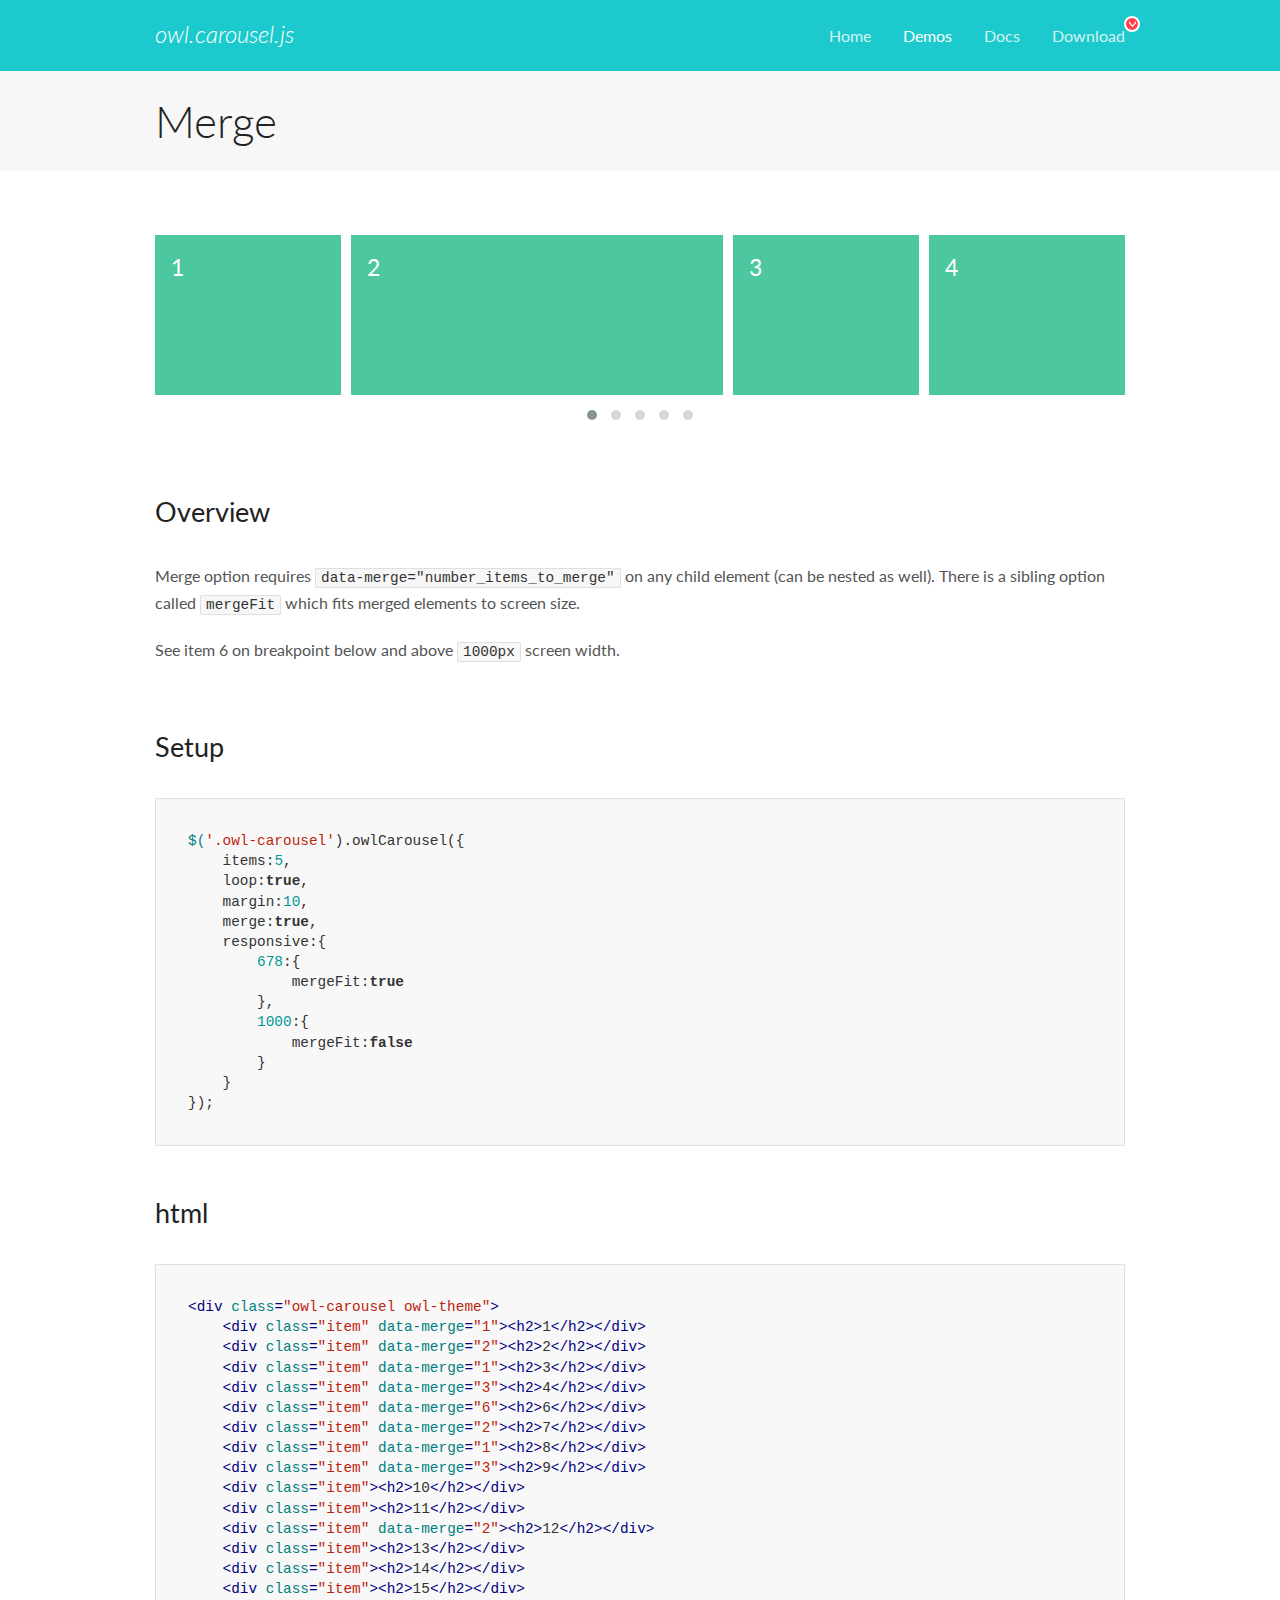
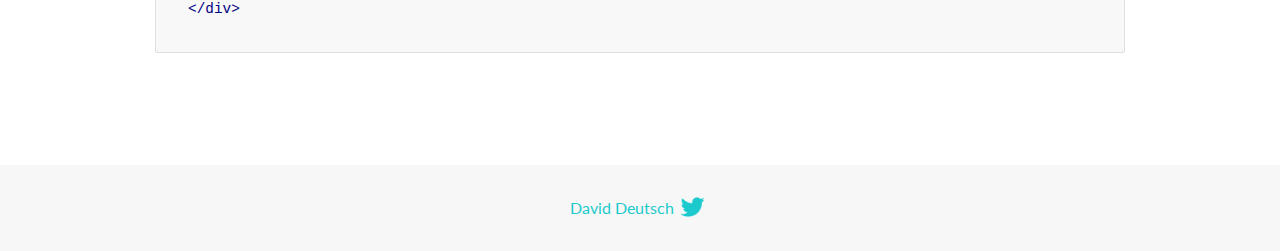
<file: js/OwlCarousel/docs/demos/merge.html>
<!DOCTYPE html>
<html lang="en">
  <head>

    <!-- head -->
    <meta charset="utf-8">
    <meta name="msapplication-tap-highlight" content="no" />
    <meta name="viewport" content="width=device-width, initial-scale=1.0" />
    <meta name="description" content="Merge Items">
    <meta name="author" content="David Deutsch">
    <title>
      Merge Demo | Owl Carousel | 2.3.4
    </title>

    <!-- Stylesheets -->
    <link href='https://fonts.googleapis.com/css?family=Lato:300,400,700,400italic,300italic' rel='stylesheet' type='text/css'>
    <link rel="stylesheet" href="../assets/css/docs.theme.min.css">

    <!-- Owl Stylesheets -->
    <link rel="stylesheet" href="../assets/owlcarousel/assets/owl.carousel.min.css">
    <link rel="stylesheet" href="../assets/owlcarousel/assets/owl.theme.default.min.css">

    <!-- HTML5 shim and Respond.js IE8 support of HTML5 elements and media queries -->

    <!--[if lt IE 9]>
      <script src="https://oss.maxcdn.com/libs/html5shiv/3.7.0/html5shiv.js"></script>
      <script src="https://oss.maxcdn.com/libs/respond.js/1.3.0/respond.min.js"></script>
    <![endif]-->

    <!-- Favicons -->
    <link rel="apple-touch-icon-precomposed" sizes="144x144" href="../assets/ico/apple-touch-icon-144-precomposed.png">
    <link rel="shortcut icon" href="../assets/ico/favicon.png">
    <link rel="shortcut icon" href="favicon.ico">

    <!-- Yeah i know js should not be in header. Its required for demos.-->

    <!-- javascript -->
    <script src="../assets/vendors/jquery.min.js"></script>
    <script src="../assets/owlcarousel/owl.carousel.js"></script>
  </head>
  <body>

    <!-- header -->
    <header class="header">
      <div class="row">
        <div class="large-12 columns">
          <div class="brand left">
            <h3>
              <a href="/OwlCarousel2/">owl.carousel.js</a> 
            </h3>
          </div>
          <a id="toggle-nav" class="right">
            <span></span> <span></span> <span></span> 
          </a> 
          <div class="nav-bar">
            <ul class="clearfix">
              <li> <a href="/OwlCarousel2/index.html">Home</a>  </li>
              <li class="active">
                <a href="/OwlCarousel2/demos/demos.html">Demos</a> 
              </li>
              <li> <a href="/OwlCarousel2/docs/started-welcome.html">Docs</a>  </li>
              <li>
                <a href="https://github.com/OwlCarousel2/OwlCarousel2/archive/2.3.4.zip">Download</a> 
                <span class="download"></span> 
              </li>
            </ul>
          </div>
        </div>
      </div>
    </header>

    <!-- title -->
    <section class="title">
      <div class="row">
        <div class="large-12 columns">
          <h1>Merge</h1>
        </div>
      </div>
    </section>

    <!--  Demos -->
    <section id="demos">
      <div class="row">
        <div class="large-12 columns">
          <div class="owl-carousel owl-theme">
            <div class="item" data-merge="1">
              <h4>1</h4>
            </div>
            <div class="item" data-merge="2">
              <h4>2</h4>
            </div>
            <div class="item" data-merge="1">
              <h4>3</h4>
            </div>
            <div class="item" data-merge="3">
              <h4>4</h4>
            </div>
            <div class="item" data-merge="6">
              <h4>6</h4>
            </div>
            <div class="item" data-merge="2">
              <h4>7</h4>
            </div>
            <div class="item" data-merge="1">
              <h4>8</h4>
            </div>
            <div class="item" data-merge="3">
              <h4>9</h4>
            </div>
            <div class="item">
              <h4>10</h4>
            </div>
            <div class="item">
              <h4>11</h4>
            </div>
            <div class="item" data-merge="2">
              <h4>12</h4>
            </div>
            <div class="item">
              <h4>13</h4>
            </div>
            <div class="item">
              <h4>14</h4>
            </div>
            <div class="item">
              <h4>15</h4>
            </div>
          </div>
          <h3 id="overview">Overview</h3>
          <p>Merge option requires <code>data-merge=&quot;number_items_to_merge&quot;</code> on any child element (can be nested as well). There is a sibling option called <code>mergeFit</code> which fits merged elements to screen size. </p>
          <p>See item 6 on breakpoint below and above <code>1000px</code> screen width.</p>
          <h3 id="setup">Setup</h3>
          <pre><code>$(&#39;.owl-carousel&#39;).owlCarousel({
    items:5,
    loop:true,
    margin:10,
    merge:true,
    responsive:{
        678:{
            mergeFit:true
        },
        1000:{
            mergeFit:false
        }
    }
});</code></pre>
          <h3 id="html">html</h3>
          <pre><code>&lt;div class=&quot;owl-carousel owl-theme&quot;&gt;
    &lt;div class=&quot;item&quot; data-merge=&quot;1&quot;&gt;&lt;h2&gt;1&lt;/h2&gt;&lt;/div&gt;
    &lt;div class=&quot;item&quot; data-merge=&quot;2&quot;&gt;&lt;h2&gt;2&lt;/h2&gt;&lt;/div&gt;
    &lt;div class=&quot;item&quot; data-merge=&quot;1&quot;&gt;&lt;h2&gt;3&lt;/h2&gt;&lt;/div&gt;
    &lt;div class=&quot;item&quot; data-merge=&quot;3&quot;&gt;&lt;h2&gt;4&lt;/h2&gt;&lt;/div&gt;
    &lt;div class=&quot;item&quot; data-merge=&quot;6&quot;&gt;&lt;h2&gt;6&lt;/h2&gt;&lt;/div&gt;
    &lt;div class=&quot;item&quot; data-merge=&quot;2&quot;&gt;&lt;h2&gt;7&lt;/h2&gt;&lt;/div&gt;
    &lt;div class=&quot;item&quot; data-merge=&quot;1&quot;&gt;&lt;h2&gt;8&lt;/h2&gt;&lt;/div&gt;
    &lt;div class=&quot;item&quot; data-merge=&quot;3&quot;&gt;&lt;h2&gt;9&lt;/h2&gt;&lt;/div&gt;
    &lt;div class=&quot;item&quot;&gt;&lt;h2&gt;10&lt;/h2&gt;&lt;/div&gt;
    &lt;div class=&quot;item&quot;&gt;&lt;h2&gt;11&lt;/h2&gt;&lt;/div&gt;
    &lt;div class=&quot;item&quot; data-merge=&quot;2&quot;&gt;&lt;h2&gt;12&lt;/h2&gt;&lt;/div&gt;
    &lt;div class=&quot;item&quot;&gt;&lt;h2&gt;13&lt;/h2&gt;&lt;/div&gt;
    &lt;div class=&quot;item&quot;&gt;&lt;h2&gt;14&lt;/h2&gt;&lt;/div&gt;
    &lt;div class=&quot;item&quot;&gt;&lt;h2&gt;15&lt;/h2&gt;&lt;/div&gt;
&lt;/div&gt;</code></pre>
          <script>
            $(document).ready(function() {
              $('.owl-carousel').owlCarousel({
                items: 5,
                loop: true,
                margin: 10,
                merge: true,
                responsive: {
                  678: {
                    mergeFit: true
                  },
                  1000: {
                    mergeFit: false
                  }
                }
              });
            })
          </script>
        </div>
      </div>
    </section>

    <!-- footer -->
    <footer class="footer">
      <div class="row">
        <div class="large-12 columns">
          <h5>
            <a href="/OwlCarousel2/docs/support-contact.html">David Deutsch</a> 
            <a id="custom-tweet-button" href="https://twitter.com/share?url=https://github.com/OwlCarousel2/OwlCarousel2&text=Owl Carousel - This is so awesome! " target="_blank"></a> 
          </h5>
        </div>
      </div>
    </footer>

    <!-- vendors -->
    <script src="../assets/vendors/highlight.js"></script>
    <script src="../assets/js/app.js"></script>
  </body>
</html>
</file>
<file: img/LandingPage/style.css>
*{
    font-family: "Abel", sans-serif;
    font-weight: 400;
    font-style: normal;
}

.header{
    padding-left: 140px;
}

.header span{
    margin-left: 10px;
}

.header .nav_bar ul li{
    margin-right: 80px;
}

.header .nav_bar ul li:hover{
    text-decoration: underline;
}

/* Carousel CSS */
.carousel{
    display: flex;
    justify-content: space-around;
    align-items: center;
    padding-top: 70px;
}

.carousel .carousel_content h1{
    font-family: "Saira Semi Condensed", sans-serif;
    font-weight: 700;
    font-style: normal;
    font-size: 64px;
}

.carousel .carousel_content span{
    font-family: "Roboto", sans-serif;
    font-weight: 700;
    font-style: normal;
    font-size: 55px;
    color: #797979;
}

.carousel img{
    width: 50%;
    height: 50%;
}


/* About CSS */
.about{
    margin-left: 280px;
    margin-right: 280px;
    padding-top: 250px;
}

.about .about_content{
    background-color:#FBFBFB ;
    display: flex;
    justify-content: center;
    align-items: center;
}

.about .about_img{
    display: flex;
    margin-right: 40px;
}

.about .about_img .about_item1{
    display: grid;
    padding-bottom: 20px;
    gap: 20px;
}

.about .about_img .about_item2{
    padding-top: 50px;
    margin-left: 20px;
    padding-bottom: 20px;
    padding-right: 40px;
}

.about .about_content .about_text{
    padding-right: 100px;
}

.about .about_content .about_text h1{
    font-family: "Saira Semi Condensed", sans-serif;
    font-weight: 700;
    font-style: normal;
    font-size: 64px;
}

.about .about_content .about_text p{
    font-family: "Roboto", sans-serif;
    font-weight: 300;
    font-style: normal;
    font-size: 16px;
}

.about .about_content .about_text button{
    display: flex;
    background-color: #D9D9D9;
    border: none;
    width: 222px;
    height: 71px;
    justify-content: space-evenly;
    align-items: center;
    font-family: "Roboto", sans-serif;
    font-weight: 400;
    font-style: normal;
    font-size: 16px; 
}

/* mission CSS */
.mission{
    padding-top: 250px;
    padding-left: 180px;
    padding-right: 600px;
    padding-bottom: 180px;
}

.mission .mission_header{
    color: #797979;
    font-family: "Roboto", sans-serif;
    font-weight: 300;
    font-style: normal;
    font-size: 64px;
}

.mission .mission_content{
    display: flex;
    justify-content: space-between;
    padding-top: 40px;
}

.mission .mission_content .mission_item{
    display: flex;
    justify-content: center;
    align-items: center;
    
}

.mission .mission_content .mission_item h1{
    color: #D7D7D7;
    font-family: "Roboto", sans-serif;
    font-weight: 900;
    font-style: normal;
    font-size: 200px;
}

.mission .mission_content .mission_item p{
    padding-left: 20px;
    padding-bottom: 40px;
    font-family: "Roboto", sans-serif;
    font-weight: 400;
    font-style: normal;
    font-size: 22px;
}


.footer{
    background-color: #2C2C2C;
    color: white;
    font-family: "Roboto", sans-serif;
    font-weight: 500;
    font-style: normal;
    font-size: 14px;
    padding-top: 80px;
    padding-bottom: 80px;
}

.footer .footer_info{
    display: flex;
    justify-content: space-evenly;
}

.footer .footer_info ul{
    list-style: none;
}

.footer .footer_info ul span{
    font-family: "Roboto", sans-serif;
    font-weight: 700;
    font-style: normal;
    font-size: 16px;
}

.footer .footer_info ul li{
    margin-top: 20px;
}

.footer .footer_info ul li i{
    font-size: 20px;

}

.footer .footer_info ul li a{
    color: white;
    text-decoration: none;
    margin-left: 20px;
}

.footer .footer_info .social_media span{
    font-family: "Roboto", sans-serif;
    font-weight: 700;
    font-style: normal;
    font-size: 16px;
}

.footer .footer_info .social_media .social_item{
    display: flex;
    justify-content: space-between;
    padding-top: 20px;
}

.footer .footer_info .social_media .social_item a{
    margin-right: 20px;
}

.footer .footer_info .social_media .social_item a i{
    font-size: 18px;
    color: white;
}

.footer_watermark{
    display: flex;
    color: #C8C8C880;
    font-family: "Roboto", sans-serif;
    font-weight: 400;
    font-style: normal;
    font-size: 12px;
    justify-content: center;
    align-items: center;
    padding-top: 140px;
}

.footer_watermark p{
    margin-left: 20px;
    margin-top: 15px;
}
</file>
